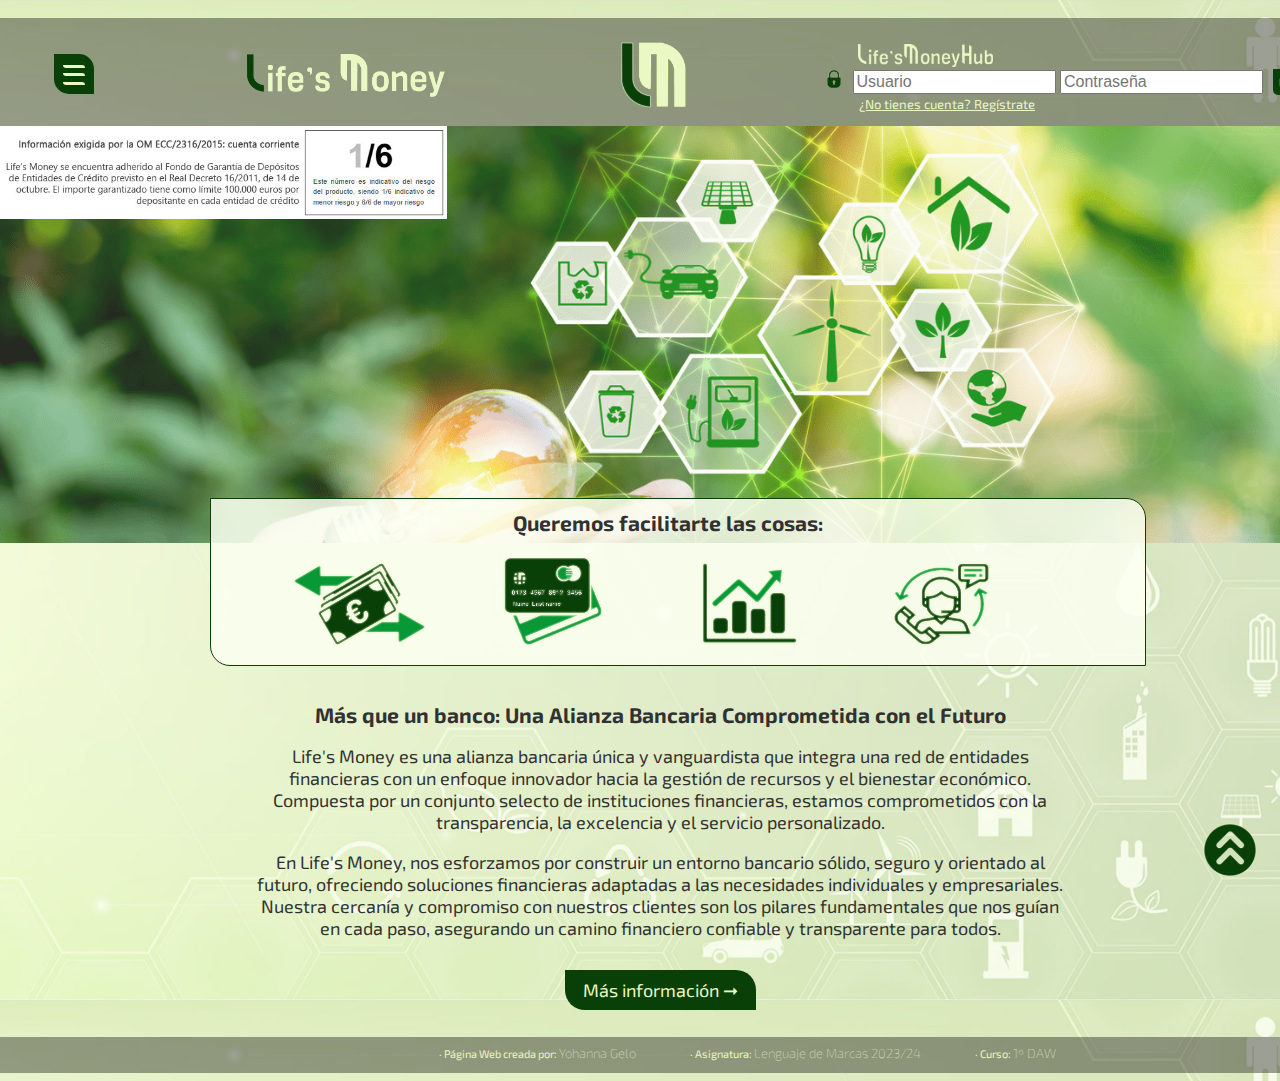
<file: index.html>
<!DOCTYPE HTML>
<html>
	<head>
		<meta charset="UTF-8">
		<title>Life's Money</title>
		<link rel="icon" type="image/jpg" href="img/favicon.png"/>
		<link type="text/css" href="css/estilo-index.css" rel="stylesheet">

				<!-- Enlaces para importar las fuentes -->
				<link rel="preconnect" href="https://fonts.googleapis.com">
				<link rel="preconnect" href="https://fonts.gstatic.com" crossorigin>
					

				<!-- Exo 2  - font-family: 'Exo 2', sans-serif; -->
				<link href="https://fonts.googleapis.com/css2?family=Exo+2:wght@400;700&display=swap" rel="stylesheet">
				<link href="https://fonts.googleapis.com/css2?family=Exo:wght@400;700&display=swap" rel="stylesheet">

				<!-- Lexend Tera  - font-family: 'Lexend Tera', sans-serif; -->
				<link href="https://fonts.googleapis.com/css2?family=Lexend+Tera&display=swap" rel="stylesheet">

				<!-- Viga  - font-family: 'Viga', sans-serif; -->
				<link href="https://fonts.googleapis.com/css2?family=Viga&display=swap" rel="stylesheet">


	</head>

    <body>

		<a name="inicio"></a>
		<div class="logo">

			<a href="index.html"><img src="img/Life'sMoney.png" class="imgNombre"></a>		
			<a href="index.html"><img src="img/logoLM.png" class="imgLogo"></a>
			

			<!-- Información del Cliente -->
			<img src="img/candado.png" class="candado">

			<table>
				<tr>
					<th colspan="2"><img src="img/LifesMoneyHub.png" class=""></th>
				</tr>
				<tr>
					<td><input class="caja" type="text" id="nombre" name="nombre" placeholder="Usuario" required></td>
					<td><input class="caja" type="password" id="password" name="movil" placeholder="Contraseña" required></td>	
				</tr>
				<tr>
					<td colspan="2" class="registro"><a href="">¿No tienes cuenta? Regístrate</a></td>
				</tr>
			</table>
			<input class="botonEntrar" type="submit" value="Entrar">
		</div>


		<img src="img/inicio2.png" class="inicio">
		<img src="img/riesgo.jpg" class="riesgo">

		<main>
			
			
			
			

			<!-- Menú desplegable -->
			<input type="checkbox" id="toggle">
			<label for="toggle" class="menu-icon">
				<span class="line"></span>
        		<span class="line"></span>
        		<span class="line"></span>
			</label>

			<nav id="menu">
				<ul>
					<li><a href="index.html">Inicio</a></li>
					<li>
						<a href="servicios.html">Servicios</a>
						<ul>
							<li><a href="envioDinero.html">Envío de dinero</a></li>
							<li><a href="tarjetas.html">Tarjetas</a></li>
							<li><a href="ingresosGastos.html">Ingresos y gastos</a></li>
							
						</ul>
					</li>
					<li>
						<a href="sobreNosotros.html">Sobre Nosotros</a>
						<ul>
							<li><a href="equipo.html">Nuestro equipo</a></li>
                            <li><a href="contacto.html">Contacto</a></li>
						</ul>
					</li>
					<li>
                        <a href="espacioPersonal.html">Espacio personal</a>
                    </li>
				</ul>
			</nav>

			<!-- Comienzo con la información de la página -->
			
			<div class="divIcon">
						<h3>Queremos facilitarte las cosas:</h3>
						<section class="cajaIcon">
							<a href="envioDinero.html"><img src="img/envio.png" class="icon"></a>
							<a href="tarjetas.html"><img src="img/tarjeta.png" class="icon"></a>
							<a href="ingresosGastos.html"><img src="img/diagrama.png" class="icon"></a>
							<a href="contacto.html"><img src="img/gestor.png" class="icon"></a>
						</section>
			</div>

			<section class="texto">
				<h3>Más que un banco: Una Alianza Bancaria Comprometida con el Futuro</h3>
				<p>Life's Money es una alianza bancaria única y vanguardista que integra una red de entidades financieras con un enfoque innovador hacia la gestión de recursos y el bienestar económico. Compuesta por un conjunto selecto de instituciones financieras, estamos comprometidos con la transparencia, la excelencia y el servicio personalizado.</p>
				<p>En Life's Money, nos esforzamos por construir un entorno bancario sólido, seguro y orientado al futuro, ofreciendo soluciones financieras adaptadas a las necesidades individuales y empresariales. Nuestra cercanía y compromiso con nuestros clientes son los pilares fundamentales que nos guían en cada paso, asegurando un camino financiero confiable y transparente para todos.</p>
				<br>
				<a href="sobreNosotros.html" class="botonInfo">Más información &#10142;</a>
			</section>

		</main>
		

		<a href="#inicio"><img src="img/flecha.png" class="up"></a>

		<footer>
			<div>
				<p>· Página Web creada por: <font>Yohanna Gelo</font> · Asignatura: <font>Lenguaje de Marcas 2023/24</font> · Curso: <font>1º DAW</font></p>
			</div>
		</footer>

    </body>

</html>
</file>
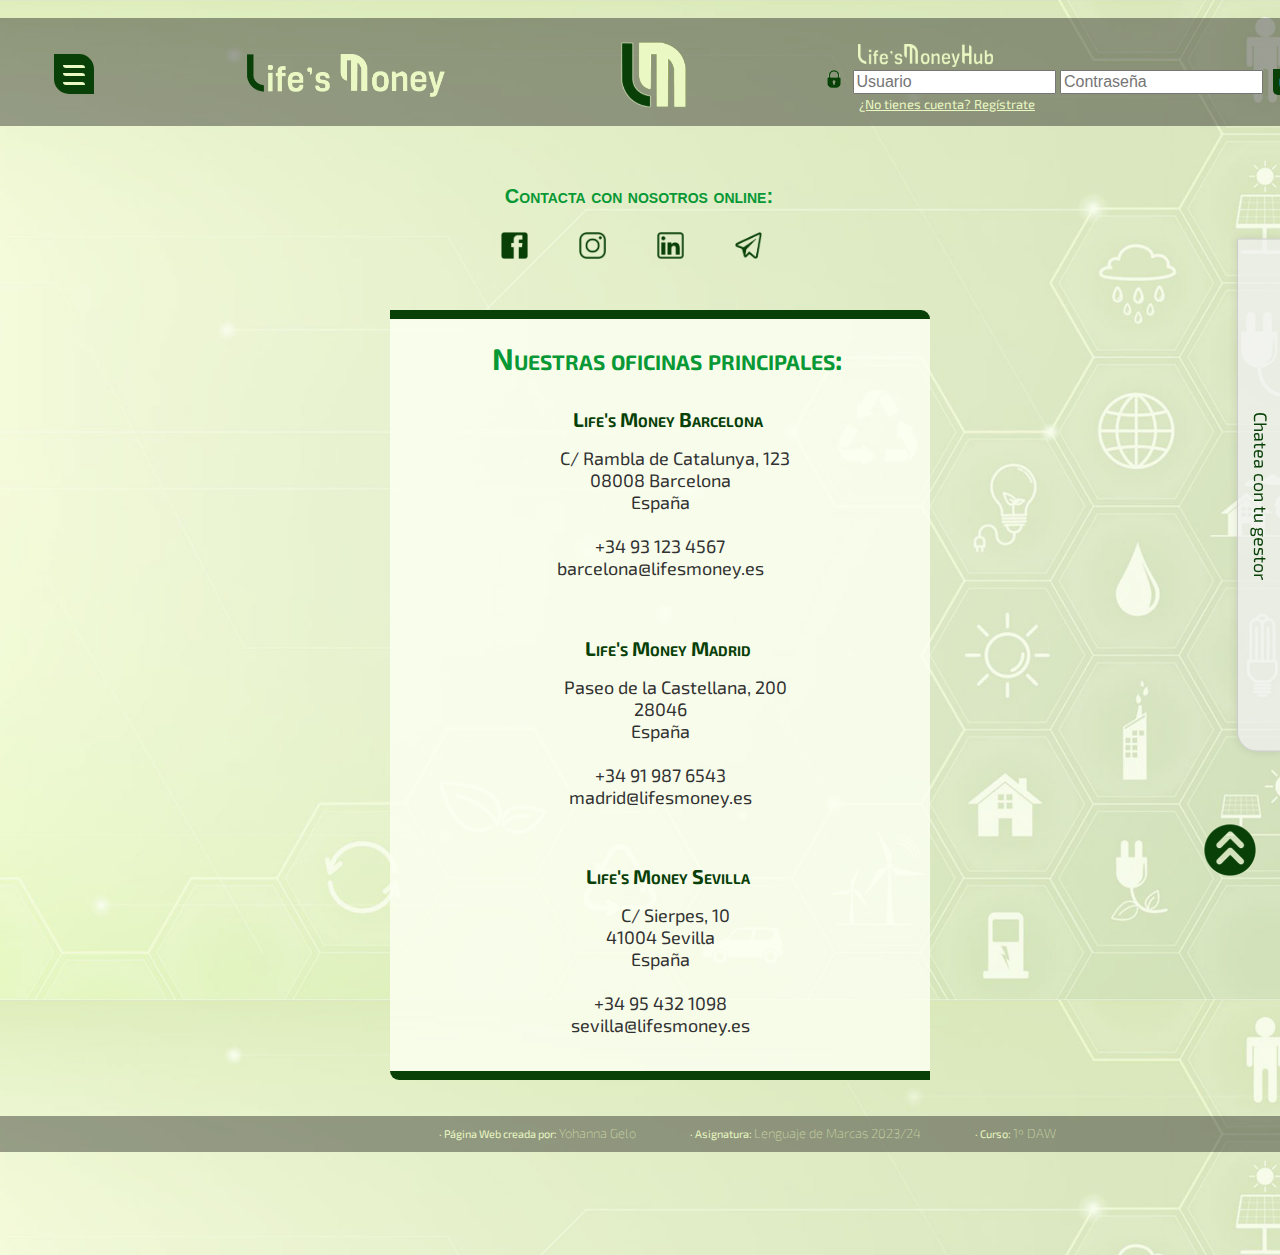
<file: contacto.html>
<!DOCTYPE HTML>
<html>
	<head>
		<meta charset="UTF-8">
		<title>Contacto - L'sM</title>
		<link rel="icon" type="image/jpg" href="img/favicon.png"/>
		<link type="text/css" href="css/estilo-sobreNosotros.css" rel="stylesheet">

		
				<!-- Enlaces para importar las fuentes -->
				<link rel="preconnect" href="https://fonts.googleapis.com">
				<link rel="preconnect" href="https://fonts.gstatic.com" crossorigin>
					

				<!-- Exo 2  - font-family: 'Exo 2', sans-serif; -->
				<link href="https://fonts.googleapis.com/css2?family=Exo+2:wght@400;700&display=swap" rel="stylesheet">
				<link href="https://fonts.googleapis.com/css2?family=Exo:wght@400;700&display=swap" rel="stylesheet">

				<!-- Lexend Tera  - font-family: 'Lexend Tera', sans-serif; -->
				<link href="https://fonts.googleapis.com/css2?family=Lexend+Tera&display=swap" rel="stylesheet">

				<!-- Viga  - font-family: 'Viga', sans-serif; -->
				<link href="https://fonts.googleapis.com/css2?family=Viga&display=swap" rel="stylesheet">

	</head>

    <body>
		

		<a name="inicio"></a>
		<div class="logo">

			<a href="index.html"><img src="img/Life'sMoney.png" class="imgNombre"></a>		
			<a href="index.html"><img src="img/logoLM.png" class="imgLogo"></a>
			
			

			<!-- Información del Cliente -->
			<img src="img/candado.png" class="candado">

			<table>
				<tr>
					<th colspan="2"><img src="img/LifesMoneyHub.png" class=""></th>
				</tr>
				<tr>
					<td><input class="caja" type="text" id="nombre" name="nombre" placeholder="Usuario" required></td>
					<td><input class="caja" type="password" id="password" name="movil" placeholder="Contraseña" required></td>	
				</tr>
				<tr>
					<td colspan="2" class="registro"><a href="">¿No tienes cuenta? Regístrate</a></td>
				</tr>
			</table>
			<input class="botonEntrar" type="submit" value="Entrar">
		</div>

		<main>
			

			<!-- Menú desplegable -->
			<input type="checkbox" id="toggle">
			<label for="toggle" class="menu-icon">
				<span class="line"></span>
        		<span class="line"></span>
        		<span class="line"></span>
			</label>

			<nav id="menu">
				<ul>
					<li><a href="index.html">Inicio</a></li>
					<li>
						<a href="servicios.html">Servicios</a>
						<ul>
							<li><a href="envioDinero.html">Envío de dinero</a></li>
							<li><a href="tarjetas.html">Tarjetas</a></li>
							<li><a href="ingresosGastos.html">Ingresos y gastos</a></li>
							
						</ul>
					</li>
					<li>
						<a href="sobreNosotros.html">Sobre Nosotros</a>
						<ul>
							<li><a href="equipo.html">Nuestro equipo</a></li>
                            <li><a href="contacto.html">Contacto</a></li>
						</ul>
					</li>
					<li>
                        <a href="espacioPersonal.html">Espacio personal</a>
                    </li>
				</ul>
			</nav>

			<!-- Comienzo con la información de la página -->

				<br><br><br>
				<div class="info" id="icon">
						<h3 class="redes">Contacta con nosotros online:</h3>
					
						<img src="img/facebook.png">
						<img src="img/instagram.png">
						<img src="img/linkedin.png">
						<img src="img/telegram.png">
					
				</div>

				<div class="dir">
					<div><h2 class="dir">Nuestras oficinas principales:</h2></div>
					<br><br><br>
					<h3>Life's Money Barcelona</h3>
					<p>C/ Rambla de Catalunya, 123<br>08008 Barcelona<br>España<br><br>+34 93 123 4567<br>barcelona@lifesmoney.es</p>
					<br>
					<h3>Life's Money Madrid</h3>
					<p>Paseo de la Castellana, 200<br>28046<br>España<br><br>+34 91 987 6543<br>madrid@lifesmoney.es</p>
					<br>
					<h3>Life's Money Sevilla</h3>
					<p>C/ Sierpes, 10<br>41004 Sevilla<br>España<br><br> +34 95 432 1098<br>sevilla@lifesmoney.es</p>
					<br>
					<div class="down"></div>
				</div>



		</main>

		<!-- CHAT -->

        <input type="checkbox" id="chat-toggle">
		<label for="chat-toggle" id="chat-button">Chatea con tu gestor</label>
		<div class="chat-container">
			<div class="chat-panel">
				<label for="chat-toggle" class="chat-tab">
					<div class="chat-icon"></div>
				</label>
                
				<div class="chat-content">
					<div class="dir">
                        <h2 class="dir-title">Contacta con tu gestor:</h2>
                        <h3 class="chatH3">Eliseo Villena</h3>
                        <br>
                        <p>☎ 755.123.654<br>✉ e_villena@lifesmoney.es<br></p>
						<h3 class="chatH3">Comienza a chatear en este momento:</h3>
                        <br>
						<p class="chatP">Por favor, introduce tu mensaje. Tu gestor te responderá lo antes posible.</p>
            			<br>
						<textarea placeholder="Escribe aquí..."></textarea>
						<br><br>
						<button>Enviar</button>
					</div>
				</div>
			</div>
		</div>

		<a href="#inicio"><img src="img/flecha.png" class="up"></a>

		<footer>
			<div>
				<p>· Página Web creada por: <font>Yohanna Gelo</font> · Asignatura: <font>Lenguaje de Marcas 2023/24</font> · Curso: <font>1º DAW</font></p>
			</div>
		</footer>


    </body>
</html>
</file>
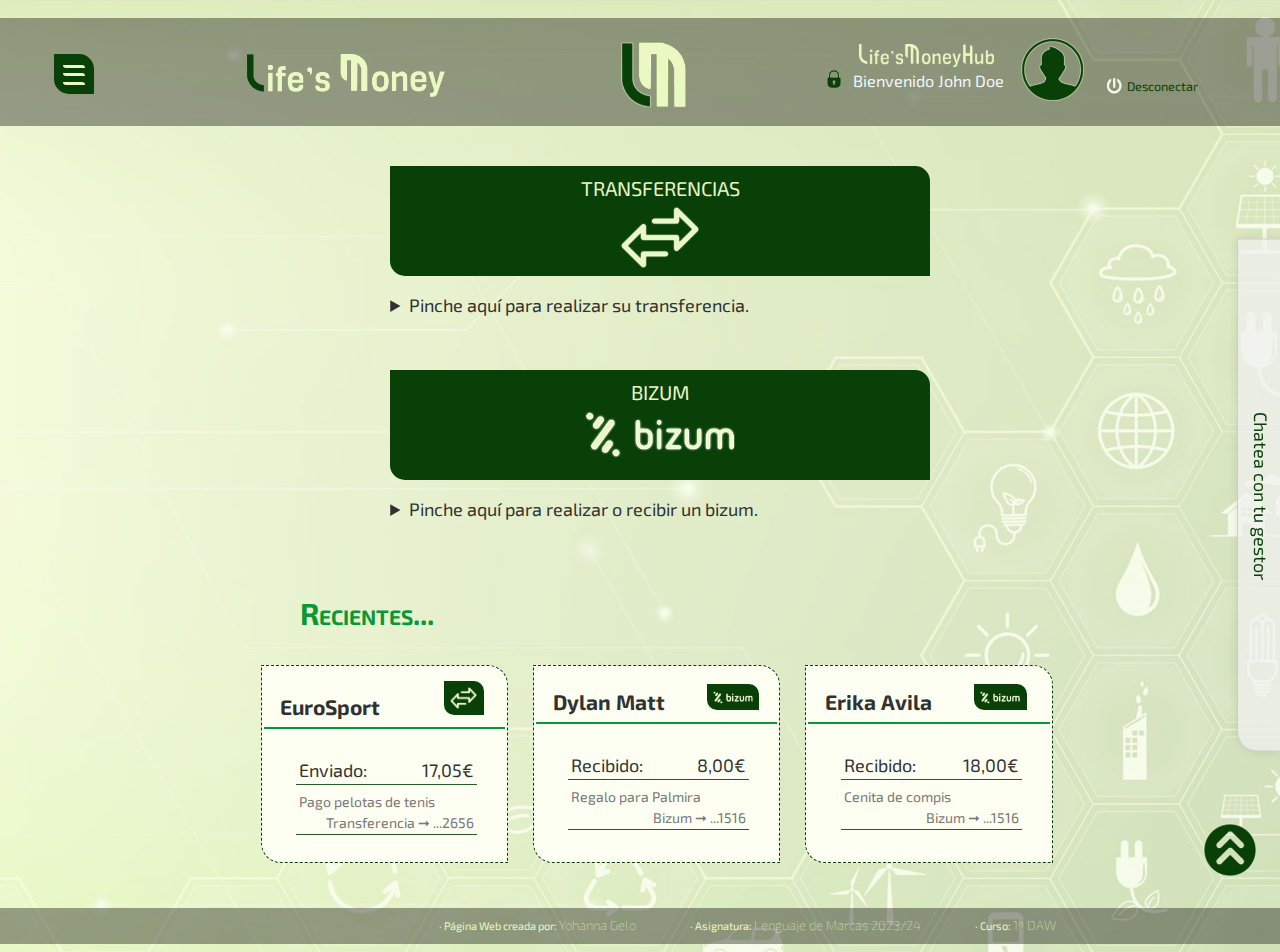
<file: envioDinero.html>
<!DOCTYPE HTML>
<html>
	<head>
		<meta charset="UTF-8">
		<title>Envío de dinero - L'sM</title>
		<link rel="icon" type="image/jpg" href="img/favicon.png"/>
		<link type="text/css" href="css/estilo-servicios-2.css" rel="stylesheet">
	
		
				<!-- Enlaces para importar las fuentes -->
				<link rel="preconnect" href="https://fonts.googleapis.com">
				<link rel="preconnect" href="https://fonts.gstatic.com" crossorigin>
					

				<!-- Exo 2  - font-family: 'Exo 2', sans-serif; -->
				<link href="https://fonts.googleapis.com/css2?family=Exo+2:wght@400;700&display=swap" rel="stylesheet">
				<link href="https://fonts.googleapis.com/css2?family=Exo:wght@400;700&display=swap" rel="stylesheet">

				<!-- Lexend Tera  - font-family: 'Lexend Tera', sans-serif; -->
				<link href="https://fonts.googleapis.com/css2?family=Lexend+Tera&display=swap" rel="stylesheet">

				<!-- Viga  - font-family: 'Viga', sans-serif; -->
				<link href="https://fonts.googleapis.com/css2?family=Viga&display=swap" rel="stylesheet">


	</head>

    <body>

		<a name="inicio"></a>
		<div class="logo">

			<a href="index.html"><img src="img/Life'sMoney.png" class="imgNombre"></a>		
			<a href="index.html"><img src="img/logoLM.png" class="imgLogo"></a>
			

			<!-- Información del Cliente -->
			<img src="img/candado.png" class="candado">
			<table>
				<tr>
					<th colspan="2"><img src="img/LifesMoneyHub.png" class=""></th>
				</tr>
				<tr>
					<td><font class="profile">Bienvenido John Doe</font></td>
				</tr>
				<tr>
					<td></td>
				</tr>
			</table>
			<a href="espacioPersonal.html"><img src="img/perfil.png" class="perfil"></a><a href="index.html"><img src="img/power.png" class="power"></a><font class="desconectar">Desconectar</font>
		</div>

		<main>

			<!-- Menú desplegable -->
			<input type="checkbox" id="toggle">
			<label for="toggle" class="menu-icon">
				<span class="line"></span>
        		<span class="line"></span>
        		<span class="line"></span>
			</label>

			<nav id="menu">
				<ul>
					<li><a href="index.html">Inicio</a></li>
					<li>
						<a href="servicios.html">Servicios</a>
						<ul>
							<li><a href="envioDinero.html">Envío de dinero</a></li>
							<li><a href="tarjetas.html">Tarjetas</a></li>
							<li><a href="ingresosGastos.html">Ingresos y gastos</a></li>
							
						</ul>
					</li>
					<li>
						<a href="sobreNosotros.html">Sobre Nosotros</a>
						<ul>
							<li><a href="equipo.html">Nuestro equipo</a></li>
                            <li><a href="contacto.html">Contacto</a></li>
						</ul>
					</li>
					<li>
                        <a href="espacioPersonal.html">Espacio personal</a>
                    </li>
				</ul>
			</nav>


			<!-- Comienzo con la información de la página -->


			<div class="boton">transferencias<br><img src="img/transf.png" class="icon"></div>

			<!--  Menú desplegable para envío -->
			<details>   
				<summary>Pinche aquí para realizar su transferencia.</summary>
				<!-- Transferencia -->
				<form>  
					<table>
						<tr>
							<th colspan="4">TRANFERENCIA BANCARÍA:</th>
						</tr>
						<tr>
							<td><label for="nombre"><p>Nombre destinatario:</p></label></td>
							<td><input type="text" id="name" name="nombre" required></td>
						</tr>
						<tr>
							<td><label for="cuenta"><p>Nº de cuenta / IBAN:</p></label></td>
							<td><input type="text" id="cuenta" name="cuenta" required></td>
						</tr>
						<tr>
							<td><label for="concepto"><p>Concepto:</p></label></td>
							<td><input type="text" id="concepto" name="concepto" required></td>
						</tr>
						<tr>
							<td><label for="importe"><p>Importe:</p></label></td>
							<td><input type="text" id="importe" name="importe" required></td>
						</tr>
						<tr>
							<td><label for="envio"><p>Tipo de envío:</p></label></td>
							<td><label><input class="select" type="radio" name="envio" value="1" />Inmediato - en este instante (+2 €)</label><br>
								<label><input class="select" type="radio" name="envio" value="2" />Ordinario - en 48 horas (0 €)</label></td>
						</tr>
					</table>

					
					<input class="botonEnviar" type="submit" value="Enviar">
					<input class="botonBorrar" type="reset" value="Borrar">
				</form>
				<br><br>
			</details>

			

			<div class="boton">bizum<br><img src="img/bizum.png" class="iconBizum"></div>


			<!--  Menú desplegable para envío -->
			<details>   
				<summary>Pinche aquí para realizar o recibir un bizum.</summary>
				<!-- Transferencia -->
				<form>
					<table>
						<tr>
							<th colspan="4">BIZUM:</th>
						</tr>
						<tr>
							<td><label for="envio"><p>Tipo de bizum:</p></label></td>
							<td><label><input class="select" type="radio" name="tipo" value="1" />Enviar dinero</label><br>
								<label><input class="select" type="radio" name="tipo" value="2" />Solicitar dinero</label><br>
								<label><input class="select" type="radio" name="tipo" value="3" />Donación</label></td>
						</tr>
						<tr>
							<td><label for="numero"><p>Número telefono:</p></label></td>
							<td><input type="text" id="numero" name="numero" required></td>
						</tr>
						<tr>
							<td><label for="conceptoBizum"><p>Concepto:</p></label></td>
							<td><input type="text" id="conceptoBizum" name="concepto" required></td>
						</tr>
						<tr>
							<td><label for="importeBizum"><p>Importe:</p></label></td>
							<td><input type="text" id="importeBizum" name="importe" required></td>
						</tr>
					</table>

					
					<input class="botonEnviar" type="submit" value="Enviar">
					<input class="botonBorrar" type="reset" value="Borrar">
				</form>
				<br><br>
			</details>


			<!-- últimos envíos -->
			<h2>Recientes...</h2>
			<section>
				<div class="contenedores">
					<h3>EuroSport<img src="img/transf.png" class="ultimo"></h3>
					<table class="cuentas">
						<tr>
							<td>Enviado:</td>
							<td class="precio">17,05€</td>
						</tr>
					</table>
					<table class="cuentas">
						<tr class="peque">
							<td>Pago pelotas de tenis</td>
						</tr>
						<tr class="peque">
							<td class="precio"> Transferencia &#10142; ...2656</td>
						</tr>
					</table>
				</div>

				<div class="contenedores">
					<h3>Dylan Matt<img src="img/bizum.png" class="biz"></h3>
					<table class="cuentas">
						<tr>
							<td>Recibido:</td>
							<td class="precio">8,00€</td>
						</tr>
					</table>
					<table class="cuentas">
						<tr class="peque">
							<td>Regalo para Palmira</td>
						</tr>
						<tr class="peque">
							<td class="precio"> Bizum &#10142; ...1516</td>
						</tr>
					</table>
				</div>

				<div class="contenedores">
					<h3>Erika Avila<img src="img/bizum.png" class="biz"></h3>
					<table class="cuentas">
						<tr>
							<td>Recibido: </td>
							<td class="precio">18,00€</td>
						</tr>
					</table>
					<table class="cuentas">
						<tr class="peque">
							<td>Cenita de compis</td>
						</tr>
						<tr class="peque">
							<td class="precio"> Bizum &#10142; ...1516</td>
						</tr>
					</table>
				</div>
			</section>



		</main>


		<!-- CHAT -->

        <input type="checkbox" id="chat-toggle">
		<label for="chat-toggle" id="chat-button">Chatea con tu gestor</label>
		<div class="chat-container">
			<div class="chat-panel">
				<label for="chat-toggle" class="chat-tab">
					<div class="chat-icon"></div>
				</label>
                
				<div class="chat-content">
					<div class="dir">
                        <h2 class="dir-title">Contacta con tu gestor:</h2>
                        <h3 class="chatH3">Eliseo Villena</h3>
                        <br>
                        <p>☎ 755.123.654<br>✉ e_villena@lifesmoney.es<br></p>
						<h3 class="chatH3">Comienza a chatear en este momento:</h3>
                        <br>
						<p class="chatP">Por favor, introduce tu mensaje. Tu gestor te responderá lo antes posible.</p>
            			<br>
						<textarea placeholder="Escribe aquí..."></textarea>
						<br><br>
						<button>Enviar</button>
					</div>
				</div>
			</div>
		</div>


		<a href="#inicio"><img src="img/flecha.png" class="up"></a>

		<footer>
			<div>
				<p>· Página Web creada por: <font>Yohanna Gelo</font> · Asignatura: <font>Lenguaje de Marcas 2023/24</font> · Curso: <font>1º DAW</font></p>
			</div>
		</footer>




    </body>

</html>
</file>
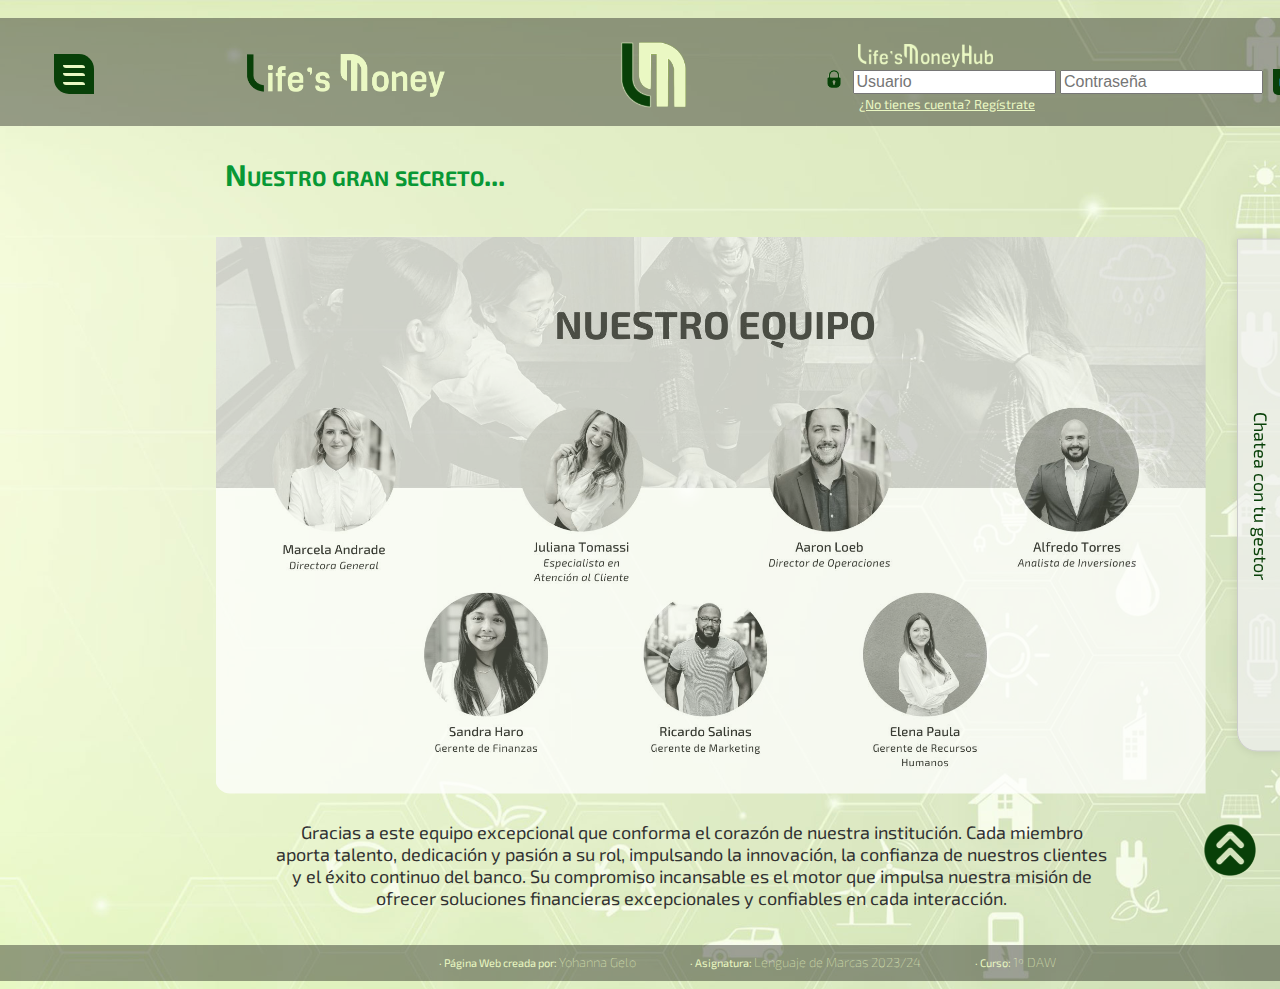
<file: equipo.html>
<!DOCTYPE HTML>
<html>
	<head>
		<meta charset="UTF-8">
		<title>Nuestro Equipo</title>
		<link rel="icon" type="image/jpg" href="img/favicon.png"/>
		<link type="text/css" href="css/estilo-sobreNosotros.css" rel="stylesheet">

				<!-- Enlaces para importar las fuentes -->
				<link rel="preconnect" href="https://fonts.googleapis.com">
				<link rel="preconnect" href="https://fonts.gstatic.com" crossorigin>
					

				<!-- Exo 2  - font-family: 'Exo 2', sans-serif; -->
				<link href="https://fonts.googleapis.com/css2?family=Exo+2:wght@400;700&display=swap" rel="stylesheet">
				<link href="https://fonts.googleapis.com/css2?family=Exo:wght@400;700&display=swap" rel="stylesheet">

				<!-- Lexend Tera  - font-family: 'Lexend Tera', sans-serif; -->
				<link href="https://fonts.googleapis.com/css2?family=Lexend+Tera&display=swap" rel="stylesheet">

				<!-- Viga  - font-family: 'Viga', sans-serif; -->
				<link href="https://fonts.googleapis.com/css2?family=Viga&display=swap" rel="stylesheet">


	</head>

    <body>

		<a name="inicio"></a>
		<div class="logo">

			<a href="index.html"><img src="img/Life'sMoney.png" class="imgNombre"></a>		
			<a href="index.html"><img src="img/logoLM.png" class="imgLogo"></a>
			

			<!-- Información del Cliente -->
			<img src="img/candado.png" class="candado">

			<table>
				<tr>
					<th colspan="2"><img src="img/LifesMoneyHub.png" class=""></th>
				</tr>
				<tr>
					<td><input class="caja" type="text" id="nombre" name="nombre" placeholder="Usuario" required></td>
					<td><input class="caja" type="password" id="password" name="movil" placeholder="Contraseña" required></td>	
				</tr>
				<tr>
					<td colspan="2" class="registro"><a href="">¿No tienes cuenta? Regístrate</a></td>
				</tr>
			</table>
			<input class="botonEntrar" type="submit" value="Entrar">
		</div>

		<main>
			
			
			
			

			<!-- Menú desplegable -->
			<input type="checkbox" id="toggle">
			<label for="toggle" class="menu-icon">
				<span class="line"></span>
        		<span class="line"></span>
        		<span class="line"></span>
			</label>

			<nav id="menu">
				<ul>
					<li><a href="index.html">Inicio</a></li>
					<li>
						<a href="servicios.html">Servicios</a>
						<ul>
							<li><a href="envioDinero.html">Envío de dinero</a></li>
							<li><a href="tarjetas.html">Tarjetas</a></li>
							<li><a href="ingresosGastos.html">Ingresos y gastos</a></li>
							
						</ul>
					</li>
					<li>
						<a href="sobreNosotros.html">Sobre Nosotros</a>
						<ul>
							<li><a href="equipo.html">Nuestro equipo</a></li>
                            <li><a href="contacto.html">Contacto</a></li>
						</ul>
					</li>
					<li>
                        <a href="espacioPersonal.html">Espacio personal</a>
                    </li>
				</ul>
			</nav>



            <!-- Comienzo con la información de la página -->


            <h2>Nuestro gran secreto...</h2>
            <img src="img/equipo.jpg" class="equipo">

            <p id="pEquipo">Gracias a este equipo excepcional que conforma el corazón de nuestra institución. Cada miembro aporta talento, dedicación y pasión a su rol, impulsando la innovación, la confianza de nuestros clientes y el éxito continuo del banco. Su compromiso incansable es el motor que impulsa nuestra misión de ofrecer soluciones financieras excepcionales y confiables en cada interacción.</p>
		</main>


        <!-- CHAT -->

        <input type="checkbox" id="chat-toggle">
		<label for="chat-toggle" id="chat-button">Chatea con tu gestor</label>
		<div class="chat-container">
			<div class="chat-panel">
				<label for="chat-toggle" class="chat-tab">
					<div class="chat-icon"></div>
				</label>
                
				<div class="chat-content">
					<div class="dir">
                        <h2 class="dir-title">Contacta con tu gestor:</h2>
                        <h3 class="chatH3">Eliseo Villena</h3>
                        <br>
                        <p>☎ 755.123.654<br>✉ e_villena@lifesmoney.es<br></p>
						<h3 class="chatH3">Comienza a chatear en este momento:</h3>
                        <br>
						<p class="chatP">Por favor, introduce tu mensaje. Tu gestor te responderá lo antes posible.</p>
            			<br>
						<textarea placeholder="Escribe aquí..."></textarea>
						<br><br>
						<button>Enviar</button>
					</div>
				</div>
			</div>
		</div>


            <a href="#inicio"><img src="img/flecha.png" class="up"></a>

		<footer>
			<div>
				<p>· Página Web creada por: <font>Yohanna Gelo</font> · Asignatura: <font>Lenguaje de Marcas 2023/24</font> · Curso: <font>1º DAW</font></p>
			</div>
		</footer>

    </body>

</html>
</file>
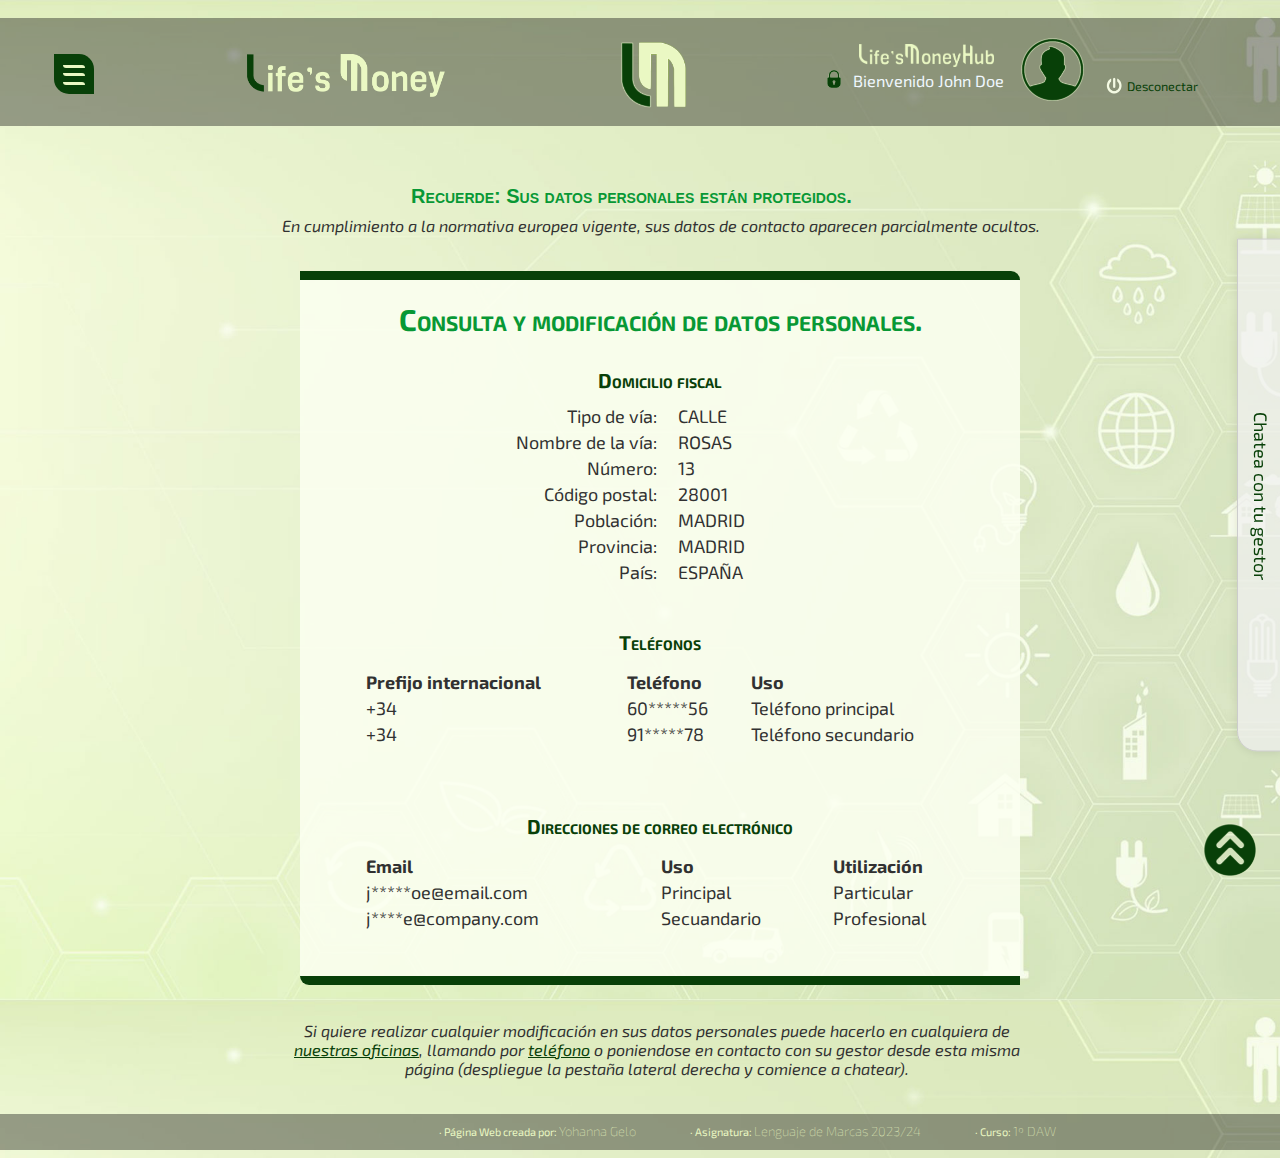
<file: espacioPersonal.html>
<!DOCTYPE HTML>
<html>
	<head>
		<meta charset="UTF-8">
		<title>Espacio personal - L'sM</title>
		<link rel="icon" type="image/jpg" href="img/favicon.png"/>
		<link type="text/css" href="css/estilo-personal.css" rel="stylesheet">

		
		<!-- Enlaces para importar las fuentes -->
		<link rel="preconnect" href="https://fonts.googleapis.com">
		<link rel="preconnect" href="https://fonts.gstatic.com" crossorigin>
			

		<!-- Exo 2  - font-family: 'Exo 2', sans-serif; -->
		<link href="https://fonts.googleapis.com/css2?family=Exo+2:wght@400;700&display=swap" rel="stylesheet">
		<link href="https://fonts.googleapis.com/css2?family=Exo:wght@400;700&display=swap" rel="stylesheet">

		<!-- Lexend Tera  - font-family: 'Lexend Tera', sans-serif; -->
		<link href="https://fonts.googleapis.com/css2?family=Lexend+Tera&display=swap" rel="stylesheet">

		<!-- Viga  - font-family: 'Viga', sans-serif; -->
		<link href="https://fonts.googleapis.com/css2?family=Viga&display=swap" rel="stylesheet">

</head>

<body>


	<a name="inicio"></a>
	<div class="logo">

		<a href="index.html"><img src="img/Life'sMoney.png" class="imgNombre"></a>		
		<a href="index.html"><img src="img/logoLM.png" class="imgLogo"></a>
	
	

		<!-- Información del Cliente -->
		<img src="img/candado.png" class="candado">
			<table>
				<tr>
					<th colspan="2"><img src="img/LifesMoneyHub.png" class=""></th>
				</tr>
				<tr>
					<td><font class="profile">Bienvenido John Doe</font></td>
				</tr>
				<tr>
					<td></td>
				</tr>
			</table>
		<a href="espacioPersonal.html"><img src="img/perfil.png" class="perfil"></a><a href="index.html"><img src="img/power.png" class="power"></a><font class="desconectar">Desconectar</font>
	</div>

	<main>
		

		<!-- Menú desplegable -->
		<input type="checkbox" id="toggle">
		<label for="toggle" class="menu-icon">
			<span class="line"></span>
			<span class="line"></span>
			<span class="line"></span>
		</label>

		<nav id="menu">
			<ul>
				<li><a href="index.html">Inicio</a></li>
				<li>
					<a href="servicios.html">Servicios</a>
					<ul>
						<li><a href="envioDinero.html">Envío de dinero</a></li>
						<li><a href="tarjetas.html">Tarjetas</a></li>
						<li><a href="ingresosGastos.html">Ingresos y gastos</a></li>
						
					</ul>
				</li>
				<li>
					<a href="sobreNosotros.html">Sobre Nosotros</a>
					<ul>
						<li><a href="equipo.html">Nuestro equipo</a></li>
						<li><a href="contacto.html">Contacto</a></li>
					</ul>
				</li>
				<li>
					<a href="espacioPersonal.html">Espacio personal</a>
				</li>
			</ul>
		</nav>

		<!-- Comienzo con la información de la página -->

			<br><br><br>
			<div class="info">
					<h3 class="advertencia">Recuerde: Sus datos personales están protegidos.</h3>
					<p class="adver">En cumplimiento a la normativa europea vigente, sus datos de contacto aparecen parcialmente ocultos.</p>
				
			</div>

			<div class="dir">
				<div><h2>Consulta y modificación de datos personales.</h2></div>
				<br><br><br>
				<h3>Domicilio fiscal</h3>
				<br>
				<table class="estrecha">
					<tr>
						<td>Tipo de vía:</td>
						<td class="datos">CALLE</td>
					</tr>
					<tr>
						<td>Nombre de la vía:</td>
						<td class="datos">ROSAS</td>
					</tr>
					<tr>
						<td>Número:</td>
						<td class="datos">13</td>
					</tr>
					<tr>
						<td>Código postal:</td>
						<td class="datos">28001</td>
					</tr>
					<tr>
						<td>Población:</td>
						<td class="datos">MADRID</td>
					</tr>
					<tr>
						<td>Provincia:</td>
						<td class="datos">MADRID</td>
					</tr>
					<tr>
						<td>País:</td>
						<td class="datos">ESPAÑA</td>
					</tr>
				</table>
				<br>
				<h3>Teléfonos</h3>
				<table class="normal">
					<tr>
						<th>Prefijo internacional</th>
						<th>Teléfono</th>
						<th>Uso</th>
					</tr>
					<tr>
						<td>+34</td>
						<td>60*****56</td>
						<td>Teléfono principal</td>
					</tr>
					<tr>
						<td>+34</td>
						<td>91*****78</td>
						<td>Teléfono secundario</td>
					</tr>
				</table>
				<br><br>
				<h3>Direcciones de correo electrónico</h3>
				<table class="normal">
					<tr>
						<th>Email</th>
						<th>Uso</th>
						<th>Utilización</th>
					</tr>
					<tr>
						<td>j*****oe@email.com</td>
						<td>Principal</td>
						<td>Particular</td>
					</tr>
					<tr>
						<td> j****e@company.com</td>
						<td>Secuandario</td>
						<td>Profesional</td>
					</tr>
				</table>
				<br>
				<br>
				<div class="down"></div>
			</div>

			<p class="adver" id="adverPie">Si quiere realizar cualquier modificación en sus datos personales puede hacerlo en cualquiera de <a href="contacto.html">nuestras oficinas</a>, llamando por <a href="contacto.html">teléfono</a> o poniendose en contacto con su gestor desde esta misma página (despliegue la pestaña lateral derecha y comience a chatear).</p>
				



	</main>

	<!-- CHAT -->

	<input type="checkbox" id="chat-toggle">
	<label for="chat-toggle" id="chat-button">Chatea con tu gestor</label>
	<div class="chat-container">
		<div class="chat-panel">
			<label for="chat-toggle" class="chat-tab">
				<div class="chat-icon"></div>
			</label>
			
			<div class="chat-content">
				<div class="dir">
					<h2 class="dir-title">Contacta con tu gestor:</h2>
					<h3 class="chatH3">Eliseo Villena</h3>
					<br>
					<p>☎ 755.123.654<br>✉ e_villena@lifesmoney.es<br></p>
					<h3 class="chatH3">Comienza a chatear en este momento:</h3>
					<br>
					<p class="chatP">Por favor, introduce tu mensaje. Tu gestor te responderá lo antes posible.</p>
					<br>
					<textarea placeholder="Escribe aquí..."></textarea>
					<br><br>
					<button>Enviar</button>
				</div>
			</div>
		</div>
	</div>

	<a href="#inicio"><img src="img/flecha.png" class="up"></a>

	<footer>
		<div>
			<p>· Página Web creada por: <font>Yohanna Gelo</font> · Asignatura: <font>Lenguaje de Marcas 2023/24</font> · Curso: <font>1º DAW</font></p>
		</div>
	</footer>


</body>
</html>
</file>
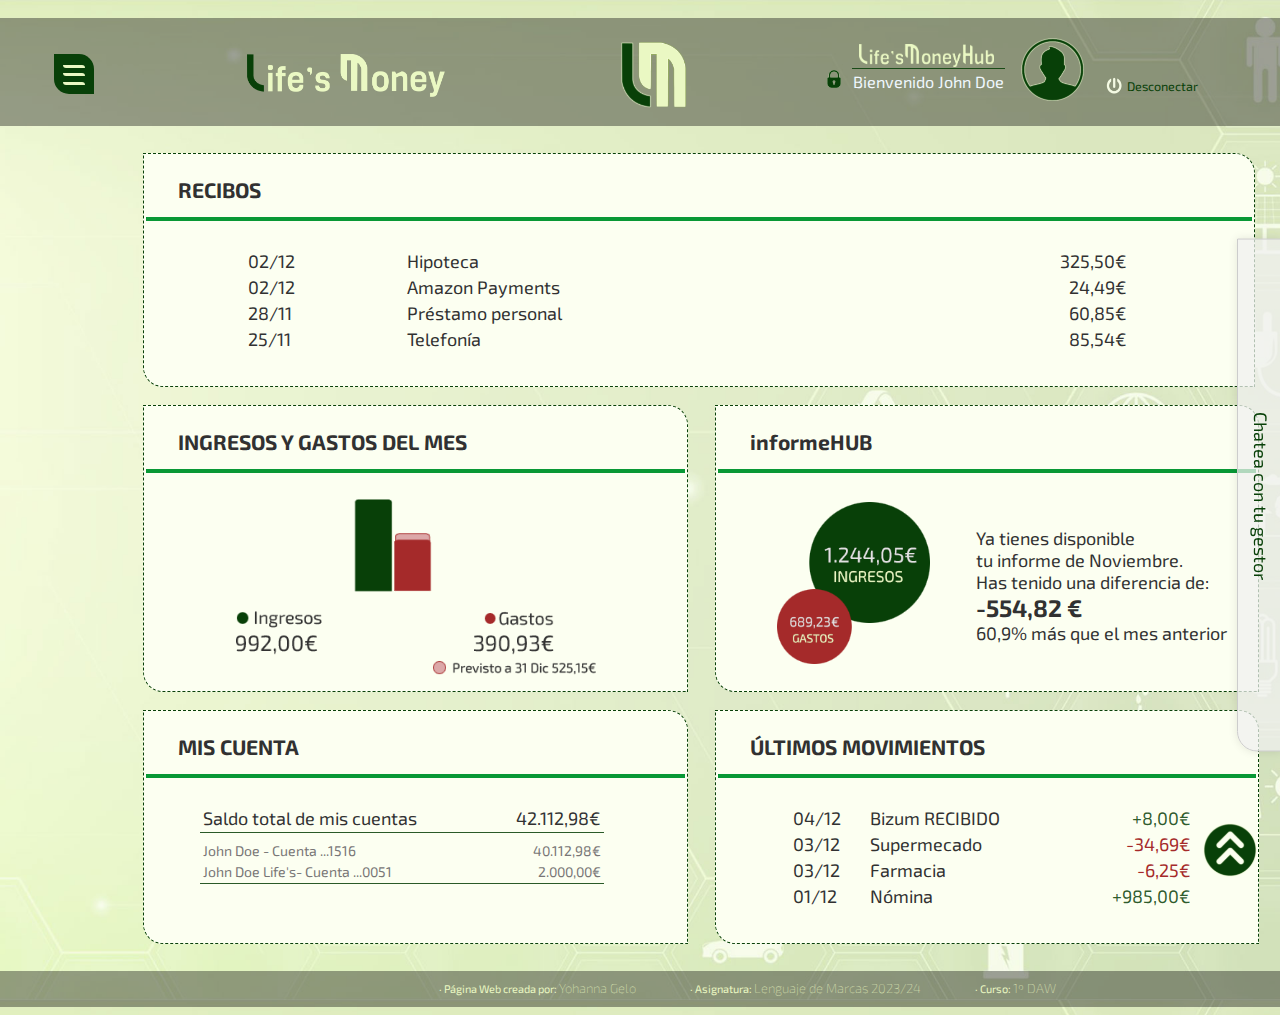
<file: ingresosGastos.html>
<!DOCTYPE HTML>
<html>
	<head>
		<meta charset="UTF-8">
		<title>Ingresos y Gastos - L'sM</title>
		<link rel="icon" type="image/jpg" href="img/favicon.png"/>
		<link type="text/css" href="css/estilo-ingresosGastos.css" rel="stylesheet">
	
		
				<!-- Enlaces para importar las fuentes -->
				<link rel="preconnect" href="https://fonts.googleapis.com">
				<link rel="preconnect" href="https://fonts.gstatic.com" crossorigin>
					

				<!-- Exo 2  - font-family: 'Exo 2', sans-serif; -->
				<link href="https://fonts.googleapis.com/css2?family=Exo+2:wght@400;700&display=swap" rel="stylesheet">
				<link href="https://fonts.googleapis.com/css2?family=Exo:wght@400;700&display=swap" rel="stylesheet">

				<!-- Lexend Tera  - font-family: 'Lexend Tera', sans-serif; -->
				<link href="https://fonts.googleapis.com/css2?family=Lexend+Tera&display=swap" rel="stylesheet">

				<!-- Viga  - font-family: 'Viga', sans-serif; -->
				<link href="https://fonts.googleapis.com/css2?family=Viga&display=swap" rel="stylesheet">


	</head>

    <body>

		<a name="inicio"></a>
		<div class="logo">

			<a href="index.html"><img src="img/Life'sMoney.png" class="imgNombre"></a>		
			<a href="index.html"><img src="img/logoLM.png" class="imgLogo"></a>
			

			<!-- Información del Cliente -->
			<img src="img/candado.png" class="candado">
			<table>
				<tr>
					<th colspan="2"><img src="img/LifesMoneyHub.png" class=""></th>
				</tr>
				<tr>
					<td><font class="profile">Bienvenido John Doe</font></td>
				</tr>
				<tr>
					<td></td>
				</tr>
			</table>
			<a href="espacioPersonal.html"><img src="img/perfil.png" class="perfil"></a><a href="index.html"><img src="img/power.png" class="power"></a><font class="desconectar">Desconectar</font>
		</div>

		<main>

			<!-- Menú desplegable -->
			<input type="checkbox" id="toggle">
			<label for="toggle" class="menu-icon">
				<span class="line"></span>
        		<span class="line"></span>
        		<span class="line"></span>
			</label>

			<nav id="menu">
				<ul>
					<li><a href="index.html">Inicio</a></li>
					<li>
						<a href="servicios.html">Servicios</a>
						<ul>
							<li><a href="envioDinero.html">Envío de dinero</a></li>
							<li><a href="tarjetas.html">Tarjetas</a></li>
							<li><a href="ingresosGastos.html">Ingresos y gastos</a></li>
							
						</ul>
					</li>
					<li>
						<a href="sobreNosotros.html">Sobre Nosotros</a>
						<ul>
							<li><a href="equipo.html">Nuestro equipo</a></li>
                            <li><a href="contacto.html">Contacto</a></li>
						</ul>
					</li>
					<li>
                        <a href="espacioPersonal.html">Espacio personal</a>
                    </li>
				</ul>
			</nav>

			<!-- Comienzo con la información de la página -->

			<section>
				<div class="contenedores" id="primerContenedor">
					<h3>RECIBOS</h3>
					<table class="recibos">
						<tr>
							<td>02/12</td>
							<td>Hipoteca</td>
							<td class="precio">325,50€</td>
						</tr>
						<tr>
							<td>02/12</td>
							<td>Amazon Payments</td>
							<td class="precio">24,49€</td>
						</tr>
						<tr>
							<td>28/11</td>
							<td>Préstamo personal</td>
							<td class="precio">60,85€</td>
						</tr>
						<tr>
							<td>25/11</td>
							<td>Telefonía</td>
							<td class="precio">85,54€</td>
						</tr>
					</table>	
				</div>

				<div class="contenedores">
					<h3>INGRESOS Y GASTOS DEL MES</h3>
					<img src="img/ingresosGastos.png" class="ingresos">
				</div>
				
				<div class="contenedores">
					<h3>informeHUB</h3>
					<table>
						<tr>
							<td><img src="img/informeHUB.png" class="informe"></td>
							<td><font >Ya tienes disponible<br>tu informe de Noviembre.<br>Has tenido una diferencia de:<br></font>
								<font class="inf">-554,82 €</font><br>
								<font>60,9% más que el mes anterior</font></td>
						</tr>
					</table>
				</div>

				<div class="contenedores">
					<h3>MIS CUENTA</h3>
					<table class="cuentas">
						<tr>
							<td>Saldo total de mis cuentas</td>
							<td class="precio">42.112,98€</td>
						</tr>
					</table>
					<table class="cuentas">
						<tr class="peque">
							<td>John Doe - Cuenta ...1516</td>
							<td class="precio">40.112,98€</td>
						</tr>
						<tr class="peque">
							<td>John Doe Life's- Cuenta ...0051</td>
							<td class="precio">2.000,00€</td>
						</tr>
					</table>

				</div>
				
				<div class="contenedores">
					<h3>ÚLTIMOS MOVIMIENTOS</h3>
					<table class="movimientos">
						<tr>
							<td>04/12</td>
							<td>Bizum RECIBIDO</td>
							<td style="color: #084008dc" class="precio">+8,00€</td>
						</tr>
						<tr>
							<td>03/12</td>
							<td>Supermecado</td>
							<td style="color:brown" class="precio">-34,69€</td>
						</tr>
						<tr>
							<td>03/12</td>
							<td>Farmacia</td>
							<td style="color:brown" class="precio">-6,25€</td>
						</tr>
						<tr>
							<td>01/12</td>
							<td>Nómina</td>
							<td style="color: #084008dc" class="precio">+985,00€</td>
						</tr>
					</table>	
				</div>
			</section>
		</main>


		<!-- CHAT -->

        <input type="checkbox" id="chat-toggle">
		<label for="chat-toggle" id="chat-button">Chatea con tu gestor</label>
		<div class="chat-container">
			<div class="chat-panel">
				<label for="chat-toggle" class="chat-tab">
					<div class="chat-icon"></div>
				</label>
                
				<div class="chat-content">
					<div class="dir">
                        <h2 class="dir-title">Contacta con tu gestor:</h2>
                        <h3 class="chatH3">Eliseo Villena</h3>
                        <br>
                        <p>☎ 755.123.654<br>✉ e_villena@lifesmoney.es<br></p>
						<h3 class="chatH3">Comienza a chatear en este momento:</h3>
                        <br>
						<p class="chatP">Por favor, introduce tu mensaje. Tu gestor te responderá lo antes posible.</p>
            			<br>
						<textarea placeholder="Escribe aquí..."></textarea>
						<br><br>
						<button>Enviar</button>
					</div>
				</div>
			</div>
		</div>


		<a href="#inicio"><img src="img/flecha.png" class="up"></a>

		<footer>
			<div>
				<p>· Página Web creada por: <font>Yohanna Gelo</font> · Asignatura: <font>Lenguaje de Marcas 2023/24</font> · Curso: <font>1º DAW</font></p>
			</div>
		</footer>


    </body>

</html>
</file>
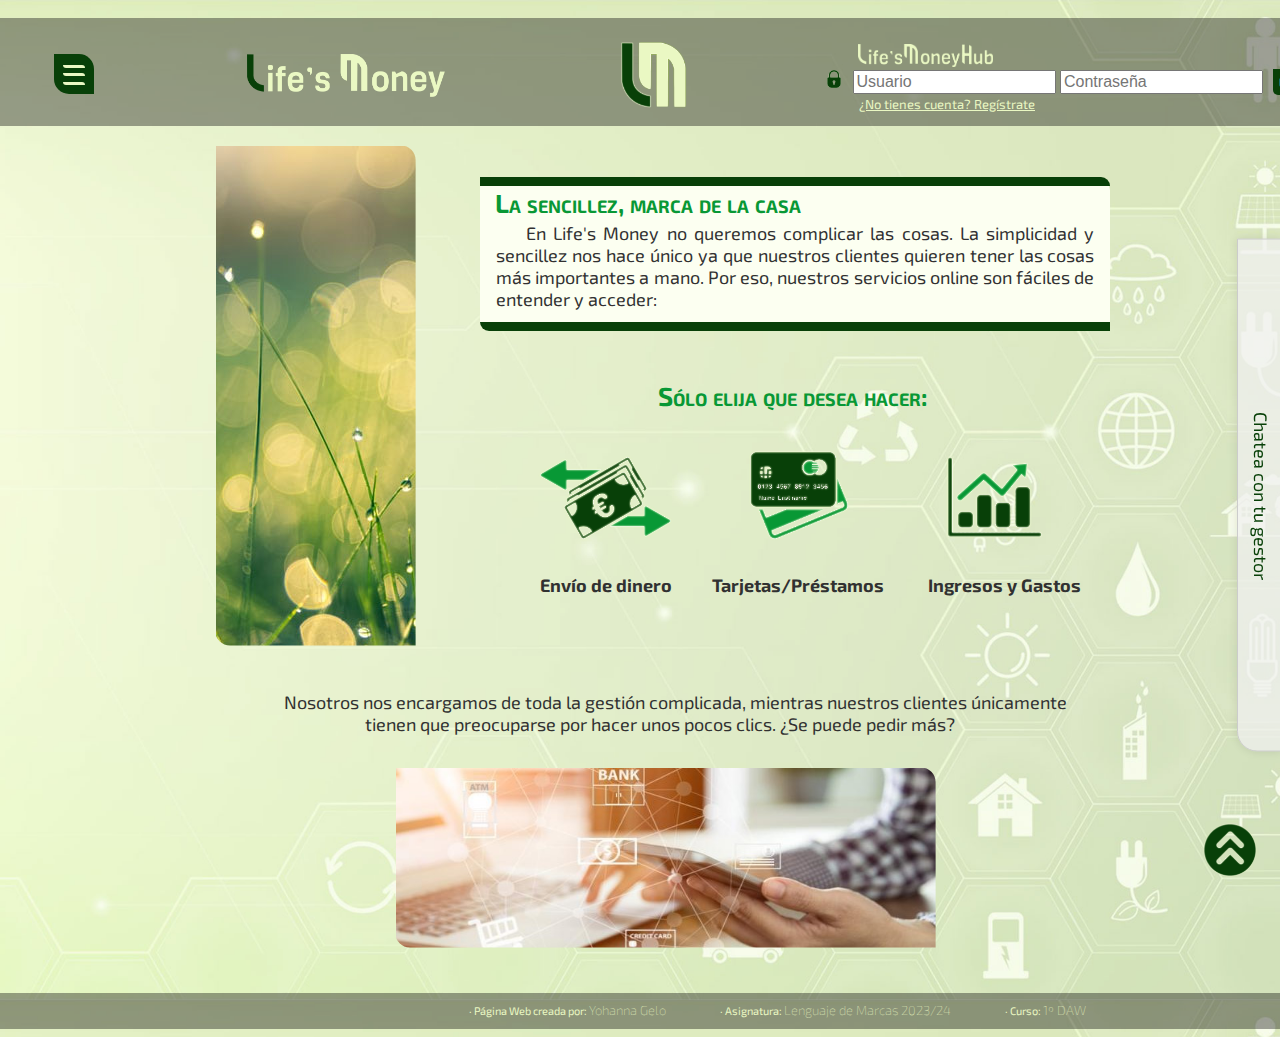
<file: servicios.html>
<!DOCTYPE HTML>
<html>
	<head>
		<meta charset="UTF-8">
		<title>Servicios - L'sM</title>
		<link rel="icon" type="image/jpg" href="img/favicon.png"/>
		<link type="text/css" href="css/estilo-servicios.css" rel="stylesheet">
		

				<!-- Enlaces para importar las fuentes -->
				<link rel="preconnect" href="https://fonts.googleapis.com">
				<link rel="preconnect" href="https://fonts.gstatic.com" crossorigin>
					

				<!-- Exo 2  - font-family: 'Exo 2', sans-serif; -->
				<link href="https://fonts.googleapis.com/css2?family=Exo+2:wght@400;700&display=swap" rel="stylesheet">
				<link href="https://fonts.googleapis.com/css2?family=Exo:wght@400;700&display=swap" rel="stylesheet">

				<!-- Lexend Tera  - font-family: 'Lexend Tera', sans-serif; -->
				<link href="https://fonts.googleapis.com/css2?family=Lexend+Tera&display=swap" rel="stylesheet">

				<!-- Viga  - font-family: 'Viga', sans-serif; -->
				<link href="https://fonts.googleapis.com/css2?family=Viga&display=swap" rel="stylesheet">

	</head>

    <body>

		<a name="inicio"></a>
		<div class="logo">

			<a href="index.html"><img src="img/Life'sMoney.png" class="imgNombre"></a>		
			<a href="index.html"><img src="img/logoLM.png" class="imgLogo"></a>
			
			

			<!-- Información del Cliente -->
			<img src="img/candado.png" class="candado">

			<table>
				<tr>
					<th colspan="2"><img src="img/LifesMoneyHub.png" class=""></th>
				</tr>
				<tr>
					<td><input class="caja" type="text" id="nombre" name="nombre" placeholder="Usuario" required></td>
					<td><input class="caja" type="password" id="password" name="movil" placeholder="Contraseña" required></td>	
				</tr>
				<tr>
					<td colspan="2" class="registro"><a href="">¿No tienes cuenta? Regístrate</a></td>
				</tr>
			</table>
			<input class="botonEntrar" type="submit" value="Entrar">
		</div>

		<main>

			<!-- Menú desplegable -->
			<input type="checkbox" id="toggle">
			<label for="toggle" class="menu-icon">
				<span class="line"></span>
        		<span class="line"></span>
        		<span class="line"></span>
			</label>

			<nav id="menu">
				<ul>
					<li><a href="index.html">Inicio</a></li>
					<li>
						<a href="servicios.html">Servicios</a>
						<ul>
							<li><a href="envioDinero.html">Envío de dinero</a></li>
							<li><a href="tarjetas.html">Tarjetas</a></li>
							<li><a href="ingresosGastos.html">Ingresos y gastos</a></li>
							
						</ul>
					</li>
					<li>
						<a href="sobreNosotros.html">Sobre Nosotros</a>
						<ul>
							<li><a href="equipo.html">Nuestro equipo</a></li>
                            <li><a href="contacto.html">Contacto</a></li>
						</ul>
					</li>
					<li>
                        <a href="espacioPersonal.html">Espacio personal</a>
                    </li>
				</ul>
			</nav>
		


		<!-- Comienzo con la información de la página -->

			<img src="img/adornoServicios.jpg" class="adorno">
			<div class="der">
				<div class="upLine"><h2>La sencillez, marca de la casa</h2></div>
				<p>En Life's Money no queremos complicar las cosas. La simplicidad y sencillez nos hace único ya que nuestros clientes quieren tener las cosas más importantes a mano. Por eso, nuestros servicios online son fáciles de entender y acceder:</p>
				<div class="down"></div>
			</div>
	
			<div class="divIcon">
				<h3>Sólo elija que desea hacer:</h3>
				<section class="cajaIcon">
					<a href="envioDinero.html"><img src="img/envio.png" class="icon"></a>
					<a href="tarjetas.html"><img src="img/tarjeta.png" class="icon"></a>
					<a href="ingresosGastos.html"><img src="img/diagrama.png" class="icon"></a>
					<h4>&nbsp;&nbsp;Envío de dinero &nbsp;&nbsp; &nbsp; &nbsp; &nbsp; Tarjetas/Préstamos &nbsp; &nbsp; &nbsp; &nbsp; &nbsp; Ingresos y Gastos</h4>	
				</section>
					
	</div>
	
	<p class="centro">Nosotros nos encargamos de toda la gestión complicada, mientras nuestros clientes únicamente tienen que preocuparse por hacer unos pocos clics. ¿Se puede pedir más?</p>
	<img src="img/serviciosPie.jpg" class="pie">		

	</main>	



		<!-- CHAT -->

        <input type="checkbox" id="chat-toggle">
		<label for="chat-toggle" id="chat-button">Chatea con tu gestor</label>
		<div class="chat-container">
			<div class="chat-panel">
				<label for="chat-toggle" class="chat-tab">
					<div class="chat-icon"></div>
				</label>
                
				<div class="chat-content">
					<div class="dir">
                        <h2 class="dir-title">Contacta con tu gestor:</h2>
                        <h3 class="chatH3">Eliseo Villena</h3>
                        
                        <p>☎ 755.123.654<br>✉ e_villena@lifesmoney.es<br></p>
						<h3 class="chatH3">Comienza a chatear en este momento:</h3>
                        <br>
						<p class="chatP">Por favor, introduce tu mensaje. Tu gestor te responderá lo antes posible.</p>
            			<br>
						<textarea placeholder="Escribe aquí..."></textarea>
						<br><br>
						<button>Enviar</button>
					</div>
				</div>
			</div>
		</div>


		<a href="#inicio"><img src="img/flecha.png" class="up"></a>

		<footer>
			<div>
				<p>· Página Web creada por: <font>Yohanna Gelo</font> · Asignatura: <font>Lenguaje de Marcas 2023/24</font> · Curso: <font>1º DAW</font></p>
			</div>
		</footer>

    </body>

</html>
</file>
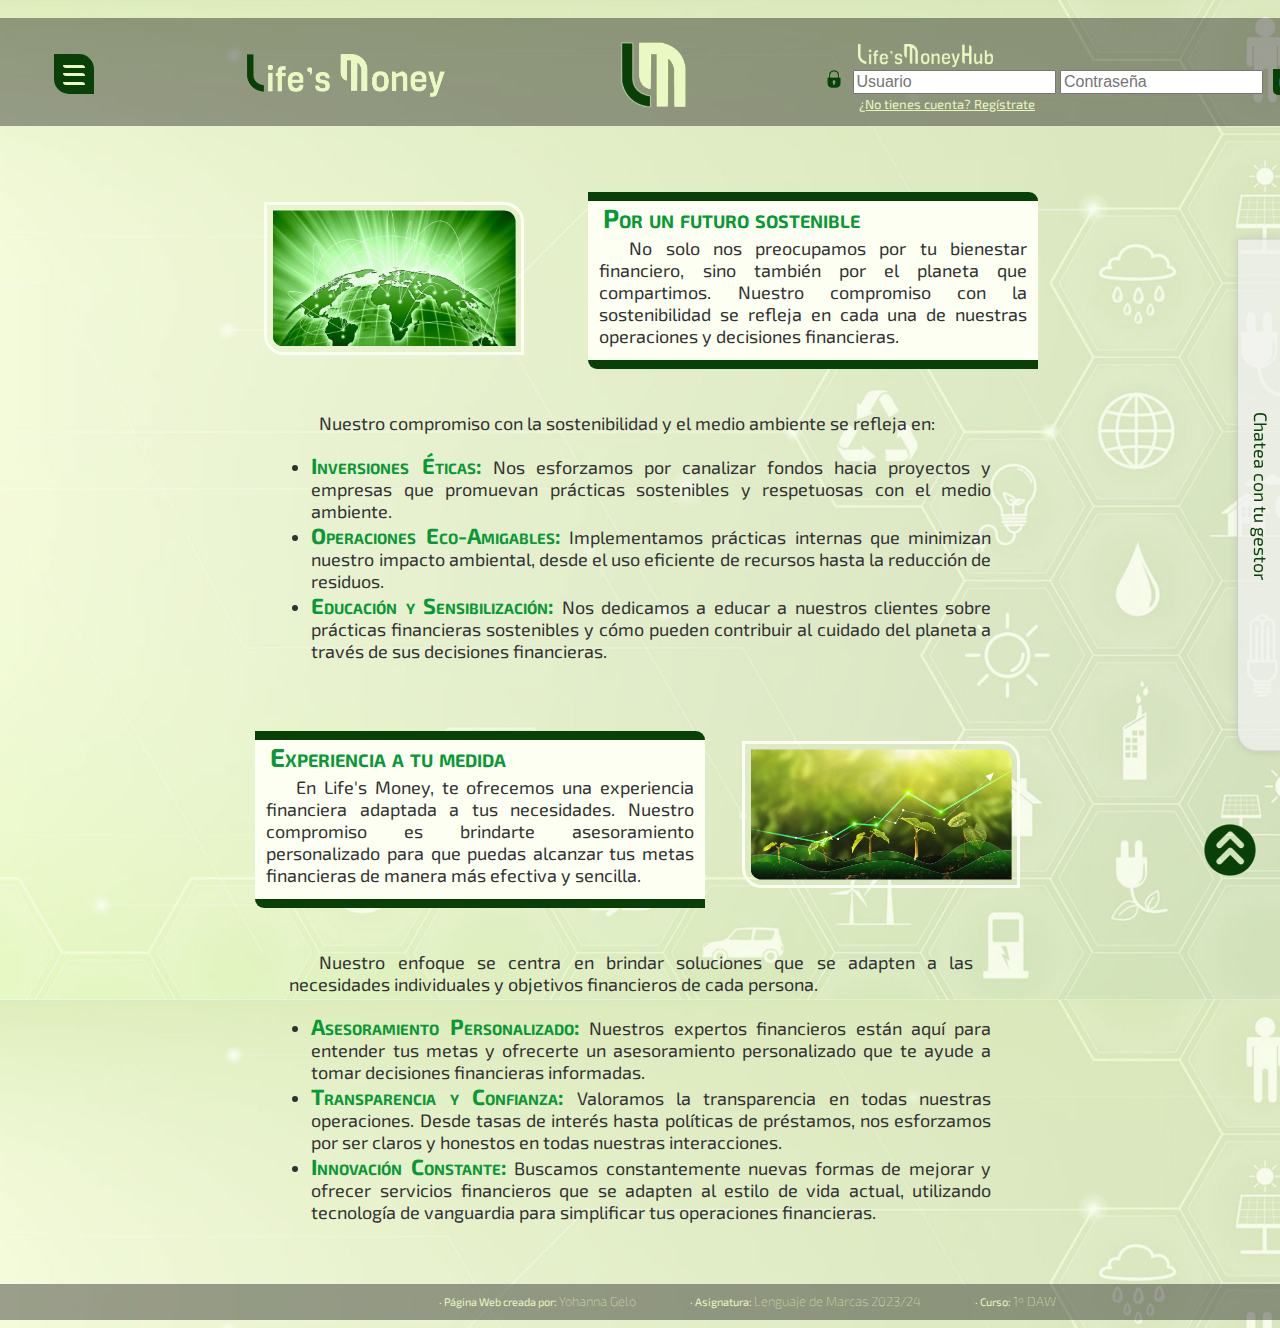
<file: sobreNosotros.html>
<!DOCTYPE HTML>
<html>
	<head>
		<meta charset="UTF-8">
		<title>Sobre nosotros - L'sM</title>
		<link rel="icon" type="image/jpg" href="img/favicon.png"/>
		<link type="text/css" href="css/estilo-sobreNosotros.css" rel="stylesheet">


				<!-- Enlaces para importar las fuentes -->
				<link rel="preconnect" href="https://fonts.googleapis.com">
				<link rel="preconnect" href="https://fonts.gstatic.com" crossorigin>
					

				<!-- Exo 2  - font-family: 'Exo 2', sans-serif; -->
				<link href="https://fonts.googleapis.com/css2?family=Exo+2:wght@400;700&display=swap" rel="stylesheet">
				<link href="https://fonts.googleapis.com/css2?family=Exo:wght@400;700&display=swap" rel="stylesheet">

				<!-- Lexend Tera  - font-family: 'Lexend Tera', sans-serif; -->
				<link href="https://fonts.googleapis.com/css2?family=Lexend+Tera&display=swap" rel="stylesheet">

				<!-- Viga  - font-family: 'Viga', sans-serif; -->
				<link href="https://fonts.googleapis.com/css2?family=Viga&display=swap" rel="stylesheet">

	</head>

    <body>

		<a name="inicio"></a>
		<div class="logo">

			<a href="index.html"><img src="img/Life'sMoney.png" class="imgNombre"></a>		
			<a href="index.html"><img src="img/logoLM.png" class="imgLogo"></a>
			

			<!-- Información del Cliente -->
			<img src="img/candado.png" class="candado">

			<table>
				<tr>
					<th colspan="2"><img src="img/LifesMoneyHub.png" class=""></th>
				</tr>
				<tr>
					<td><input class="caja" type="text" id="nombre" name="nombre" placeholder="Usuario" required></td>
					<td><input class="caja" type="password" id="password" name="movil" placeholder="Contraseña" required></td>	
				</tr>
				<tr>
					<td colspan="2" class="registro"><a href="">¿No tienes cuenta? Regístrate</a></td>
				</tr>
			</table>
			<input class="botonEntrar" type="submit" value="Entrar">
		</div>

		<main>
			

			<!-- Menú desplegable -->
			<input type="checkbox" id="toggle">
			<label for="toggle" class="menu-icon">
				<span class="line"></span>
        		<span class="line"></span>
        		<span class="line"></span>
			</label>

			<nav id="menu">
				<ul>
					<li><a href="index.html">Inicio</a></li>
					<li>
						<a href="servicios.html">Servicios</a>
						<ul>
							<li><a href="envioDinero.html">Envío de dinero</a></li>
							<li><a href="tarjetas.html">Tarjetas</a></li>
							<li><a href="ingresosGastos.html">Ingresos y gastos</a></li>
							
						</ul>
					</li>
					<li>
						<a href="sobreNosotros.html">Sobre Nosotros</a>
						<ul>
							<li><a href="equipo.html">Nuestro equipo</a></li>
                            <li><a href="contacto.html">Contacto</a></li>
						</ul>
					</li>
					<li>
                        <a href="espacioPersonal.html">Espacio personal</a>
                    </li>
				</ul>
			</nav>

			<!-- Comienzo con la información de la página -->

				<br>

				<img src="img/futuro.jpg" class="izq">
				<div class="der">
					<div><h2>Por un futuro sostenible</h2></div>
					<p>No solo nos preocupamos por tu bienestar financiero, sino también por el planeta que compartimos. Nuestro compromiso con la sostenibilidad se refleja en cada una de nuestras operaciones y decisiones financieras.</p>
					<div class="down"></div>
				</div>

				<div class="info">
					<p>Nuestro compromiso con la sostenibilidad y el medio ambiente se refleja en:</p>
					<ul>
						<li><b><font style="color: #089835; font-variant: small-caps; font-size: 22px;">Inversiones Éticas:</font></b> Nos esforzamos por canalizar fondos hacia proyectos y empresas que promuevan prácticas sostenibles y respetuosas con el medio ambiente.</li>
						<li><b><font style="color: #089835; font-variant: small-caps; font-size: 22px;">Operaciones Eco-Amigables:</font></b> Implementamos prácticas internas que minimizan nuestro impacto ambiental, desde el uso eficiente de recursos hasta la reducción de residuos.</li>
						<li><b><font style="color: #089835; font-variant: small-caps; font-size: 22px;">Educación y Sensibilización:</font></b> Nos dedicamos a educar a nuestros clientes sobre prácticas financieras sostenibles y cómo pueden contribuir al cuidado del planeta a través de sus decisiones financieras.</li>
					</ul>
				</div>

				<img src="img/aTuMedida.webp" class="der">
				<div class="izq">
					<div><h2>Experiencia a tu medida</h2></div>
					<p>En Life's Money, te ofrecemos una experiencia financiera adaptada a tus necesidades. Nuestro compromiso es brindarte asesoramiento personalizado para que puedas alcanzar tus metas financieras de manera más efectiva y sencilla.</p>
					<div class="down"></div>
				</div>

				<div class="info">
					<p>Nuestro enfoque se centra en brindar soluciones que se adapten a las necesidades individuales y objetivos financieros de cada persona.</p>
					<ul>
						<li><b><font style="color: #089835; font-variant: small-caps; font-size: 22px;">Asesoramiento Personalizado:</font></b> Nuestros expertos financieros están aquí para entender tus metas y ofrecerte un asesoramiento personalizado que te ayude a tomar decisiones financieras informadas.</li>
						<li><b><font style="color: #089835; font-variant: small-caps; font-size: 22px;">Transparencia y Confianza:</font></b> Valoramos la transparencia en todas nuestras operaciones. Desde tasas de interés hasta políticas de préstamos, nos esforzamos por ser claros y honestos en todas nuestras interacciones.</li>
						<li><b><font style="color: #089835; font-variant: small-caps; font-size: 22px;">Innovación Constante:</font></b> Buscamos constantemente nuevas formas de mejorar y ofrecer servicios financieros que se adapten al estilo de vida actual, utilizando tecnología de vanguardia para simplificar tus operaciones financieras.</li>
					</ul>
				</div>
				





		</main>



		<!-- CHAT -->

        <input type="checkbox" id="chat-toggle">
		<label for="chat-toggle" id="chat-button">Chatea con tu gestor</label>
		<div class="chat-container">
			<div class="chat-panel">
				<label for="chat-toggle" class="chat-tab">
					<div class="chat-icon"></div>
				</label>
                
				<div class="chat-content">
					<div class="dir">
                        <h2 class="dir-title">Contacta con tu gestor:</h2>
                        <h3 class="chatH3">Eliseo Villena</h3>
                        <br>
                        <p>☎ 755.123.654<br>✉ e_villena@lifesmoney.es<br></p>
						<h3 class="chatH3">Comienza a chatear en este momento:</h3>
                        <br>
						<p class="chatP">Por favor, introduce tu mensaje. Tu gestor te responderá lo antes posible.</p>
            			<br>
						<textarea placeholder="Escribe aquí..."></textarea>
						<br><br>
						<button>Enviar</button>
					</div>
				</div>
			</div>
		</div>


		<a href="#inicio"><img src="img/flecha.png" class="up"></a>

		<footer>
			<div>
				<p>· Página Web creada por: <font>Yohanna Gelo</font> · Asignatura: <font>Lenguaje de Marcas 2023/24</font> · Curso: <font>1º DAW</font></p>
			</div>
		</footer>


    </body>

</html>
</file>
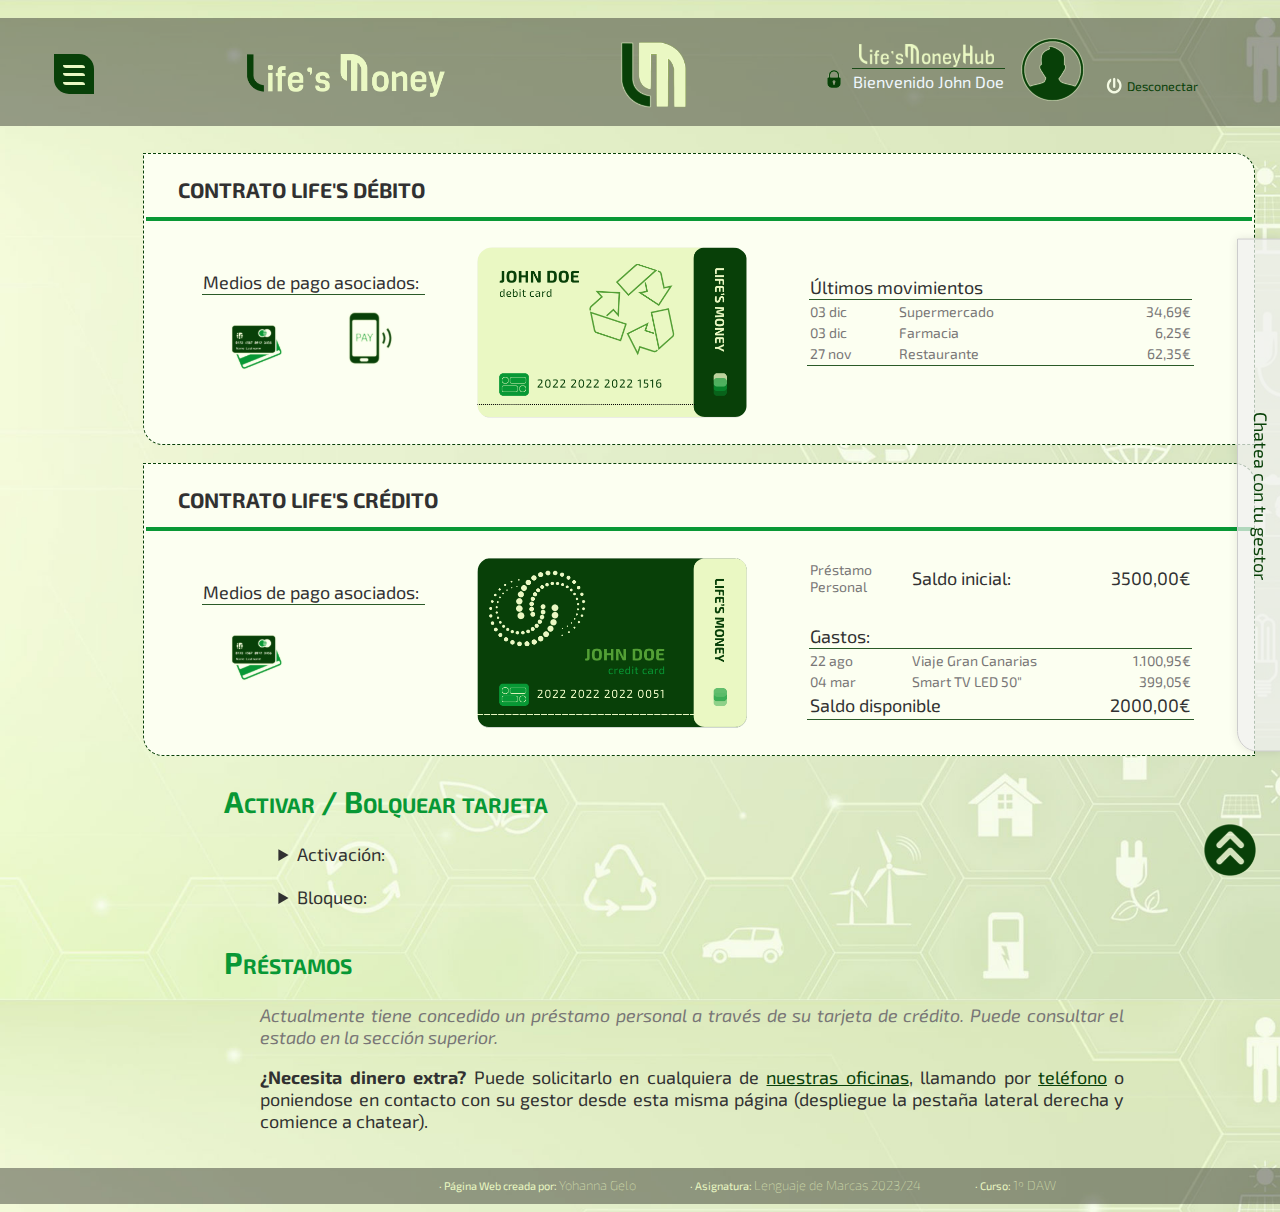
<file: tarjetas.html>
<!DOCTYPE HTML>
<html>
	<head>
		<meta charset="UTF-8">
		<title>Tarjetas - L'sM</title>
		<link rel="icon" type="image/jpg" href="img/favicon.png"/>
		<link type="text/css" href="css/estilo-ingresosGastos.css" rel="stylesheet">
	
		
				<!-- Enlaces para importar las fuentes -->
				<link rel="preconnect" href="https://fonts.googleapis.com">
				<link rel="preconnect" href="https://fonts.gstatic.com" crossorigin>
					

				<!-- Exo 2  - font-family: 'Exo 2', sans-serif; -->
				<link href="https://fonts.googleapis.com/css2?family=Exo+2:wght@400;700&display=swap" rel="stylesheet">
				<link href="https://fonts.googleapis.com/css2?family=Exo:wght@400;700&display=swap" rel="stylesheet">

				<!-- Lexend Tera  - font-family: 'Lexend Tera', sans-serif; -->
				<link href="https://fonts.googleapis.com/css2?family=Lexend+Tera&display=swap" rel="stylesheet">

				<!-- Viga  - font-family: 'Viga', sans-serif; -->
				<link href="https://fonts.googleapis.com/css2?family=Viga&display=swap" rel="stylesheet">


	</head>

    <body>

		<a name="inicio"></a>
		<div class="logo">

			<a href="index.html"><img src="img/Life'sMoney.png" class="imgNombre"></a>		
			<a href="index.html"><img src="img/logoLM.png" class="imgLogo"></a>
			

			<!-- Información del Cliente -->
			<img src="img/candado.png" class="candado">
			<table>
				<tr>
					<th colspan="2"><img src="img/LifesMoneyHub.png" class=""></th>
				</tr>
				<tr>
					<td><font class="profile">Bienvenido John Doe</font></td>
				</tr>
				<tr>
					<td></td>
				</tr>
			</table>
			<a href="espacioPersonal.html"><img src="img/perfil.png" class="perfil"></a><a href="index.html"><img src="img/power.png" class="power"></a><font class="desconectar">Desconectar</font>
		</div>

		<main>

			<!-- Menú desplegable -->
			<input type="checkbox" id="toggle">
			<label for="toggle" class="menu-icon">
				<span class="line"></span>
        		<span class="line"></span>
        		<span class="line"></span>
			</label>

			<nav id="menu">
				<ul>
					<li><a href="index.html">Inicio</a></li>
					<li>
						<a href="servicios.html">Servicios</a>
						<ul>
							<li><a href="envioDinero.html">Envío de dinero</a></li>
							<li><a href="tarjetas.html">Tarjetas</a></li>
							<li><a href="ingresosGastos.html">Ingresos y gastos</a></li>
							
						</ul>
					</li>
					<li>
						<a href="sobreNosotros.html">Sobre Nosotros</a>
						<ul>
							<li><a href="equipo.html">Nuestro equipo</a></li>
                            <li><a href="contacto.html">Contacto</a></li>
						</ul>
					</li>
					<li>
                        <a href="espacioPersonal.html">Espacio personal</a>
                    </li>
				</ul>
			</nav>

			<!-- Comienzo con la información de la página -->

			<section>
				<div class="contenedores" id="primerContenedor">
					<h3>CONTRATO LIFE'S DÉBITO</h3>
					<div class="contenido">
						<table class="tipoPagos">
							<tr>
								<th  colspan="3">Medios de pago asociados:</th>
							</tr>
							<tr>
								<td><img src="img/tarjeta.png" class="iconPagoCard"></td>
								<td><img src="img/pagoMovil.png" class="iconPagoMovil"></td>
							</tr>
						</table>
						<img src="img/TarjetaDebito.png" class="tarjDebito">
						<table class="ultMovTarj">
							<tr>
								<th colspan="3">Últimos movimientos</th>
							</tr>
							<tr class="peque">
								<td>03 dic</td>
								<td>Supermercado</td>
								<td class="precio">34,69€</td>
							</tr>
							<tr class="peque">
								<td>03 dic</td>
								<td>Farmacia</td>
								<td class="precio">6,25€</td>
							</tr>
							<tr class="peque">
								<td>27 nov</td>
								<td>Restaurante</td>
								<td class="precio">62,35€</td>
							</tr>
						</table>
					</div>
				</div>

				<div class="contenedores" id="segundoContenedor">
					<h3>CONTRATO LIFE'S CRÉDITO</h3>
					<div class="contenido">
						<table class="tipoPagos">
							<tr>
								<th>Medios de pago asociados:</th>
							</tr>
							<tr>
								<td><img src="img/tarjeta.png" class="iconPagoCard"></td>
							</tr>
						</table>
						<img src="img/TarjetaCredito.png" class="tarjDebito">
						
						<table class="ultMovTarj">
							<tr>
								<td class="peque">Préstamo Personal</td>
								<td>Saldo inicial:</td>
								<td class="precio">3500,00€</td>
							</tr>
							<tr>
								<th colspan="3">Gastos:</th>
							</tr>
							<tr class="peque">
								<td>22 ago</td>
								<td>Viaje Gran Canarias</td>
								<td class="precio">1.100,95€</td>
							</tr>
							<tr class="peque">
								<td>04 mar</td>
								<td>Smart TV LED 50" </td>
								<td class="precio">399,05€</td>
							</tr>
							<tr>
								<td colspan="2">Saldo disponible</td>
								<td class="precio">2000,00€</td>
							</tr>
						</table>
					</div>
				</div>

				
			</section>
		


		<!--  Menú desplegable para activar tarjeta -->
		
		<h4>Activar / Bolquear tarjeta</h4>
		<details>  
			<summary>Activación:</summary>
			<!-- ACTIVACIÓN -->
			<form>
				<table>
					<tr>
						<th colspan="4"></th>
					</tr>
					<tr>
						<td><label for="numero"><p>Número de la tarjeta:</p></label></td>
						<td><input type="text" id="numero" name="numero" required></td>
					</tr>
					<tr>
						<td><label for="fechaCad"><p>Fecha Caducidad:</p></label></td>
						<td><input type="text" id="fechaCad" name="fechaCad" required></td>
					</tr>
				</table>
				<input class="botonEnviar" type="submit" value="Enviar">
				<input class="botonBorrar" type="reset" value="Borrar">
			</form>
			<br><br>
		</details>

		<details>  
			<summary>Bloqueo:</summary>
			<!-- BLOQUEO -->
			<form>
				<table>
					<tr>
						<th colspan="4"></th>
					</tr>
					<tr>
						<td><label for="tipoBloqueo"><p>Tipo de bloqueo:</p></label></td>
						<td><label><input class="select" type="radio" name="tipo" value="1" />Bloqueo Temporal (puede desbloquearse más adelante)</label><br>
							<label><input class="select" type="radio" name="tipo" value="2" />Bloqueo Total (la tarjeta queda cancelada)</label><br></td>
					</tr>
					<tr>
						<td><label for="numero"><p>Número de la tarjeta:</p></label></td>
						<td><input type="text" id="numeroTarj" name="numero" required></td>
					</tr>
					<tr>
						<td><label for="fechaCad"><p>Fecha Caducidad:</p></label></td>
						<td><input type="text" id="fechaCadTarj" name="fechaCad" required></td>
					</tr>
				</table>
				<input class="botonEnviar" type="submit" value="Enviar">
				<input class="botonBorrar" type="reset" value="Borrar">
			</form>
			<br><br>
		</details>


	<!--  Préstamos -->
		
	<h4>Préstamos</h4>
	<p class="pPrestamo" id="gris">Actualmente tiene concedido un préstamo personal a través de su tarjeta de crédito. Puede consultar el estado en la sección superior.</p>
	<p class="pPrestamo"><b>¿Necesita dinero extra?</b> Puede solicitarlo en cualquiera de <a href="contacto.html">nuestras oficinas</a>, llamando por <a href="contacto.html">teléfono</a> o poniendose en contacto con su gestor desde esta misma página (despliegue la pestaña lateral derecha y comience a chatear).</p>

</main>


		<!-- CHAT -->

        <input type="checkbox" id="chat-toggle">
		<label for="chat-toggle" id="chat-button">Chatea con tu gestor</label>
		<div class="chat-container">
			<div class="chat-panel">
				<label for="chat-toggle" class="chat-tab">
					<div class="chat-icon"></div>
				</label>
                
				<div class="chat-content">
					<div class="dir">
                        <h2 class="dir-title">Contacta con tu gestor:</h2>
                        <h3 class="chatH3">Eliseo Villena</h3>
                        <br>
                        <p>☎ 755.123.654<br>✉ e_villena@lifesmoney.es<br></p>
						<h3 class="chatH3">Comienza a chatear en este momento:</h3>
                        <br>
						<p class="chatP">Por favor, introduce tu mensaje. Tu gestor te responderá lo antes posible.</p>
            			<br>
						<textarea placeholder="Escribe aquí..."></textarea>
						<br><br>
						<button>Enviar</button>
					</div>
				</div>
			</div>
		</div>


		<a href="#inicio"><img src="img/flecha.png" class="up"></a>

		<footer>
			<div>
				<p>· Página Web creada por: <font>Yohanna Gelo</font> · Asignatura: <font>Lenguaje de Marcas 2023/24</font> · Curso: <font>1º DAW</font></p>
			</div>
		</footer>


    </body>

</html>
</file>
<file: css/estilo-index.css>
/* cuerpo */
body {
    background-image: url("../img/fondoLM2.jpg");
    background-size: 100%;
    font-size: 18px;
    font-family: 'Exo 2', sans-serif;
    color: #313131;
    text-align: justify;
    overflow-x: hidden; /* Oculta el desplazamiento horizontal del cuerpo */
}

body > div {
    width: 100%;
    display: flex; /* Contenedor flexible */
}

/* Cabecera */
.logo {
    margin-top: 1em;
    margin-left: -0.5em;
    width: 105%;
    background-color: #05050560;
    height: 6em;
    
}

.imgNombre {
    position: relative;
    margin-top: 1.7em;
    margin-left: 13.5em;
    width: 11em;
    height: auto;
}

body > div > font {
    font-size: 3em;
    margin-top: 0.5em;
    font-family: 'Exo 2', sans-serif;
}

img {
    margin-top: 0.8em;
     
    width: 4em;
    padding: 0.3em;
    height: 4em;
}

.imgLogo {
    margin-left: 9em;
    
}

.candado {
    margin-left: 7em;
    margin-right: 0.3em;
    margin-top: 2.6em;
    width: 0.8em;
    height: 1em;

}

body > div > table {
    margin-bottom: 10em;
    border-spacing: 0;
    border-collapse: collapse;
}

th {
    padding-top: 1.5em;
    text-align: left;
    margin-top: 0;
}

th > img {
    margin-top: -2em;
    margin-bottom: -0.5em;
    width: 7.5em;
    height: auto;
}

td.registro {
    font-size: 13px;
    text-indent: 0.5em;
}

.caja {
    width: 95%;
    text-align: left;
    font-size: medium;
    margin: 0;

 }

.botonEntrar {
    float: right;
    height: 2em;
    margin-top: 3.8em;
    margin-left: 0.5em;
    border-top-right-radius: 5px;
    border-bottom-left-radius: 5px;
    background-color: #084008;
    color: #eaf8c3;
    font-weight: bolder;
    cursor: pointer;
    border: none;
    font-family: 'Exo 2', sans-serif;
}


/* contenedor principal */

main {
    width: 50em;
    margin-left: 16%;
}


        /* icono del menú */
        .menu-icon {
            width: 40px; 
            height: 40px; 
            background-color: #084008; /* Color del icono */
            position: absolute;
            border-top-right-radius: 15px;
            border-bottom-left-radius: 15px;
            top: 3em; 
            left: 3em; 
            cursor: pointer;
            z-index: 1;
        }

        /* líneas del icono */
        .line {
            margin-top: 0.6em;
            margin-left: 0.5em;
            display: block;
            width: 55%;
            height: 3px; /* Grosor de las líneas */
            background-color:#eaf8c3; /* Color de las líneas */
            margin-bottom: 0.3em; /* Espacio entre las líneas */
            border-top-right-radius: 5px;
            border-bottom-left-radius: 5px;
        }

        /* ajustes visuales para cada línea */
        .line:nth-child(1) {
            margin-bottom: 0.3em;
        }
        .line:nth-child(2) {
            margin-top: 0;
            margin-bottom: 0.3em;
        }

        .line:nth-child(3) {
            margin-top: 0;
            margin-bottom: 0;
        }

        /* icono del menú cuando está activado */
        #toggle:checked + .menu-icon .line {
            background-color: #089835; /* Cambia el color de las líneas cuando se activa */
        }

        /* menú desplegable */
        #toggle {
            display: none; /* Oculta el checkbox */
        }

        #menu {
            position: absolute;
            margin-top: 7em;
            top: 0;
            left: -300px; /* Menú oculto al principio */
            width: 11em; /* Ancho del menú */
            height: 11.7em;
            background-color: #084008dc; /* Color del fondo del menú */
            transition: left 0.3s ease; /* Transición suave al mostrar/ocultar */
        }

        /* menú principal */
        #menu ul {
            list-style: none; /* Quita los puntos de la lista */
            margin: 0;
            padding: 0;
            font-family: 'Exo', sans-serif;
            /*font-family: 'Lexend Tera', sans-serif;*/
        }

        /* items del menú principal */
        #menu ul li {
            /*background-color: #084008;*/
            position: relative;
            float: left;
            margin: 0;
            padding: 0;
            width: 11em;
        }

        /* enlaces del menú principal */
        #menu ul a {
            display: block;
            text-align: left;
            color: #eaf8c3;
            text-decoration: none;
            font-weight: bolder;
            font-size: 0.99em;
            padding: 0.5em;
            text-transform: uppercase;
            /*font-variant:small-caps;*/
            letter-spacing: 1px;
            margin: 0em 2em 0em 2em;
        }

        /* items del menú principal al pasar el ratón */
        #menu ul li:hover {
            background:#089835;
        }

        /* Menú desplegable */
        #menu ul ul {
            display: none;
            position: absolute;
            top: 0; /* Ajusta la posición del menú desplegable */
            left: 100%; /* Ajusta la posición del menú desplegable */
            background:#084008dc;
            padding: 0;
            font-family: 'Exo 2', sans-serif; /* Cambia la fuente del menú desplegable */
            z-index: 1; /* Añade un índice Z para asegurar que se superponga correctamente */
        }

        /* items del menú desplegable */
        #menu ul ul li {
            float: none;
            width: 15em;
        }

        /* enlaces de los items del menú desplegable */
        #menu ul ul a {
            line-height: 120%;
            padding: 10px 15px;
        }

        /* items del menú desplegable al pasar el ratón */
        #menu ul li:hover > ul {
            display: block;
        }

        /* mostrar el menú al hacer clic en el icono */
        #toggle:checked ~ #menu {
            left: 0em;
        }



   /* Imágenes */
img.inicio {
    width: 103%;
    height: auto;
    margin-left: -0.8em;
    margin-top: -0.3em;
    margin-bottom: 1em;
    opacity: 85%;
}


img.riesgo{
    width: 35%;
    height: auto;
    margin-left: -0.8em;
    position: absolute;
    top: 5.9em; 
}

/* información */
.divIcon {
    position: relative;
    width: 100%;
    margin-top: -4em;
    height: 8.4em;
    background-color: #fcfff1d8;
    padding:0.4em;
    padding-right: 1.5em;
    border-top-right-radius: 20px; /* Ajusta el valor para cambiar el grado de redondeo */
    border-bottom-left-radius: 20px;
    border: 1px solid #084008 ;
    z-index: 2; /* tiene un valor mayor, por lo que estará más al frente - tiene que ser relative */
}

h3 {
    text-align: center;
    margin-top: 0.2em;
    margin-bottom: 0.1em;
    color: #313131;
}

.cajaIcon {
    margin-top: 0.3;
    margin-left: 3.8em;
}

.icon {
    width: 7.5em;
    height: auto;
    margin-right: 2.5em;
}

section.texto {
    margin-top: 2em;
    margin-left: 5%;
    text-align: center;
    width: 90%;
}

a.botonInfo {
    padding: 0.5em 1em 0.5em 1em;
    border-top-right-radius: 20px;
    border-bottom-left-radius: 20px;
    background-color: #084008;
    color:#eaf8c3;
    text-decoration: none;
    cursor: pointer;
    border: none;
    font-family: 'Exo 2', sans-serif;
}

/* pie de página */
footer > div {
    margin-top: 2em;
    margin-left: -0.5em;
    width: 105%;
    background-color: #05050560;
    height: 2em;
    align-items: center;
}

footer > div > p {
    margin-left: 40em;
    padding-top: 0.8em;
    color: #eaf8c3;
    font-size: 11px;
    font-weight: normal;
    
}

footer > div > p > font {
    
    margin-right: 4em;
    padding-top: 0.7em;
    color: #eaf8c3;
    font-size: 13px;
    font-weight:lighter;
}

img.up {
    position: fixed;
    width: 3em;
    height: auto;
    bottom: 1em;
    right: 1em;

}


/* colores de los enlaces */
a {
    color: #eaf8c3;
}

a:visited {
    color: #eaf8c3;
}

a:hover {
    color:#eaf8c3 ;
}

a:active {
    color:#eaf8c3;
}
</file>
<file: css/estilo-sobreNosotros.css>
/* cuerpo */
body {
    background-image: url("../img/fondoLM2.jpg");
    background-size: 100%;
    font-size: 18px;
    font-family: 'Exo 2', sans-serif;
    color: #313131;
    text-align: justify;
    overflow-x: hidden; /* Oculta el desplazamiento horizontal del cuerpo */
}

body > div {
    width: 100%;
    display: flex; /* Contenedor flexible */
}

/* Cabecera */
.logo {
    margin-top: 1em;
    margin-left: -0.5em;
    width: 105%;
    background-color: #05050560;
    height: 6em;
    
}

.imgNombre {
    position: relative;
    margin-top: 1.7em;
    margin-left: 13.5em;
    width: 11em;
    height: auto;
}

body > div > font {
    font-size: 3em;
    margin-top: 0.5em;
    font-family: 'Exo 2', sans-serif;
}

img {
    margin-top: 0.8em;
     
    width: 4em;
    padding: 0.3em;
    height: 4em;
}

.imgLogo {
    margin-left: 9em;
    
}

.candado {
    margin-left: 7em;
    margin-right: 0.3em;
    margin-top: 2.6em;
    width: 0.8em;
    height: 1em;

}

body > div > table {
    margin-bottom: 10em;
    border-spacing: 0;
    border-collapse: collapse;
}

th {
    padding-top: 1.5em;
    text-align: left;
    margin-top: 0;
}

th > img {
    margin-top: -2em;
    margin-bottom: -0.5em;
    width: 7.5em;
    height: auto;
}

td.registro {
    font-size: 13px;
    text-indent: 0.5em;
}

.caja {
    width: 95%;
    text-align: left;
    font-size: medium;
    margin: 0;

 }

.botonEntrar {
    float: right;
    height: 2em;
    margin-top: 3.8em;
    margin-left: 0.5em;
    border-top-right-radius: 5px;
    border-bottom-left-radius: 5px;
    background-color: #084008;
    color: #eaf8c3;
    font-weight: bolder;
    cursor: pointer;
    border: none;
    font-family: 'Exo 2', sans-serif;
}


/* contenedor principal */

main {
    width: 50em;
    margin-left: 16%;
}

        /* icono del menú */
        .menu-icon {
            width: 40px; 
            height: 40px; 
            background-color: #084008; /* Color del icono */
            position: absolute;
            border-top-right-radius: 15px;
            border-bottom-left-radius: 15px;
            top: 3em; 
            left: 3em; 
            cursor: pointer;
            z-index: 1;
        }

        /* líneas del icono */
        .line {
            margin-top: 0.6em;
            margin-left: 0.5em;
            display: block;
            width: 55%;
            height: 3px; /* Grosor de las líneas */
            background-color:#eaf8c3; /* Color de las líneas */
            margin-bottom: 0.3em; /* Espacio entre las líneas */
            border-top-right-radius: 5px;
            border-bottom-left-radius: 5px;
        }

        /* ajustes visuales para cada línea */
        .line:nth-child(1) {
            margin-bottom: 0.3em;
        }
        .line:nth-child(2) {
            margin-top: 0;
            margin-bottom: 0.3em;
        }

        .line:nth-child(3) {
            margin-top: 0;
            margin-bottom: 0;
        }

        /* icono del menú cuando está activado */
        #toggle:checked + .menu-icon .line {
            background-color: #089835; /* Cambia el color de las líneas cuando se activa */
        }

        /* menú desplegable */
        #toggle {
            display: none; /* Oculta el checkbox */
        }

        #menu {
            position: absolute;
            margin-top: 7em;
            top: 0;
            left: -300px; /* Menú oculto al principio */
            width: 11em; /* Ancho del menú */
            height: 11.7em;
            background-color: #084008dc; /* Color del fondo del menú */
            transition: left 0.3s ease; /* Transición suave al mostrar/ocultar */
        }

        /* menú principal */
        #menu ul {
            list-style: none; /* Quita los puntos de la lista */
            margin: 0;
            padding: 0;
            font-family: 'Exo', sans-serif;
            /*font-family: 'Lexend Tera', sans-serif;*/
        }

        /* items del menú principal */
        #menu ul li {
            /*background-color: #084008;*/
            position: relative;
            float: left;
            margin: 0;
            padding: 0;
            width: 11em;
        }

        /* enlaces del menú principal */
        #menu ul a {
            display: block;
            text-align: left;
            color: #eaf8c3;
            text-decoration: none;
            font-weight: bolder;
            font-size: 0.99em;
            padding: 0.5em;
            text-transform: uppercase;
            /*font-variant:small-caps;*/
            letter-spacing: 1px;
            margin: 0em 2em 0em 2em;
        }

        /* items del menú principal al pasar el ratón */
        #menu ul li:hover {
            background:#089835;
        }

        /* Menú desplegable */
        #menu ul ul {
            display: none;
            position: absolute;
            top: 0; /* Ajusta la posición del menú desplegable */
            left: 100%; /* Ajusta la posición del menú desplegable */
            background:#084008dc;
            padding: 0;
            font-family: 'Exo 2', sans-serif; /* Cambia la fuente del menú desplegable */
            z-index: 1; /* Añade un índice Z para asegurar que se superponga correctamente */
        }

        /* items del menú desplegable */
        #menu ul ul li {
            float: none;
            width: 15em;
        }

        /* enlaces de los items del menú desplegable */
        #menu ul ul a {
            line-height: 120%;
            padding: 10px 15px;
        }

        /* items del menú desplegable al pasar el ratón */
        #menu ul li:hover > ul {
            display: block;
        }

        /* mostrar el menú al hacer clic en el icono */
        #toggle:checked ~ #menu {
            left: 0em;
        }


   /* Imágenes */

main > div > img {      /* Iconos Redes sociales */
    width: 1.5em;
    height: auto;
    margin: 1em;
    cursor: pointer;
}

main > div > h2 {   /* h2 Redes sociales */
    font-size: 30px;
    font-family: 'Viga', sans-serif;
    margin-left: 15px;
    color:#089835;
}

main > img.izq {
    float: left;
    margin-top: 3em;
    margin-left: 3em;
    margin-right: 1em;
    width: 27%;
    height: auto;
    border-top-right-radius: 20px;
    border-bottom-left-radius: 20px;
    border: 3px solid #fcfff1;
}

main > img.der {
    float: right;
    margin-top: 2em;
    margin-left: 1em;
    margin-right: 5em;
    width: 29%;
    height: auto;
    border-top-right-radius: 20px;
    border-bottom-left-radius: 20px;
    border: 3px solid #fcfff1;
}

.equipo {
    width: 55em;
    height: auto;
    border-top-right-radius: 20px;
    border-bottom-left-radius: 20px;
    opacity: 75%;
}



   /* cajas de información */

body > main > div {
    text-align: justify;    /* texto justificado */
    width: 25em;
    margin-top: 3em;
    margin-bottom: 4%;
    height: auto;
    background-color: #fcfff1;
    border-top-right-radius: 10px; /* Ajusta el valor para cambiar el grado de redondeo */
    border-bottom-left-radius: 10px;
    padding-bottom: 15px;

}

.info {
    text-align: justify;
    width: 80%;
    margin-left: 3em;
    margin-top: -2em;
    margin-bottom: 1em;
    height: auto;
    background-color: transparent;
    padding:0.4em;
    padding-right: 1.5em;
}

#icon {
    text-align: center;
}

body > main > div > div {
    background-color: #084008 ;
    border-top-right-radius: 20px;
    height: 0.5em;
    margin-top: -10px;
}

body > main > div.der {
    margin-left: 21em; /* Colocar a la izquierda */
}

body > main > div.izq {
    margin-left: 2.5em; /* Colocar a la izquierda */
}

body > main > div.dir {
    text-align: center;   /* texto justificado */
    width: 30em;
    margin: 0 auto;
    margin-top: 1.5em;
    margin-bottom: 4%;
    height: auto;
    background-color: #fcfff1d8;
    border-top-right-radius: 10px; /* Ajusta el valor para cambiar el grado de redondeo */
    border-bottom-left-radius: 10px;
    padding-bottom: 15px;

    
}

.down {
    background-color: #084008 ;
    border-top-right-radius: 0px;
    border-bottom-left-radius: 20px;
    height: 0.5em;
    margin-top: 0px;
    margin-bottom: -15px;

}

body > main > div > div > h2 {
    font-size: 26px;
    font-family: 'Exo 2', sans-serif;
    font-variant: small-caps;
    padding-top: 0.4em;
    margin-left: 15px;
    color:#089835;

}

body > main > div > div > h2.dir {
    font-size: 30px;
    font-family: 'Exo 2', sans-serif;
    font-variant: small-caps;
    padding-top: 1em;
    margin-left: 15px;
    color:#089835;
    
}

body > main > div > h3 {
    font-size: 20px;
    font-family: 'Exo 2', sans-serif;
    font-variant: small-caps;
    padding-top: 0.1em;
    margin-bottom: -1em;
    margin-left: 15px;
    color: #084008 ;

}

body > main > div > h3.redes {
    font-size: 20px;
    font-family: 'Federant', sans-serif;
    padding-top: 0.1em;
    margin-bottom: 0;
    margin-left: 15px;
    color:#089835 ;

}

body > main > div  > p {
    margin: 0   auto;
    margin-top: 2em;
    margin-bottom: 0.7em;
    width: 95%;
    text-indent: 30px;
}


/* equipo */

h2 {
    margin-top: 0;
    font-size: 30px;
    font-family: 'Exo 2', sans-serif;
    font-variant: small-caps;
    padding-top: 1em;
    margin-left: 15px;
    color:#089835;
}

#pEquipo {
    text-align: center;
    margin-left: 3.5em;
}


        /* Estilos para el chat */
        .chat-container {
            position: fixed;
            top: 22%;
            right: -40em; /* Ocultar el chat al inicio */
            width: 20em;
            height: 27.5em;
            background-color: #f0f0f0a9;
            border: 1px solid #ccc;
            transition: right 0.3s ease;
            z-index: 1000;
            overflow: hidden;
            box-shadow: 0 0 10px rgba(0, 0, 0, 0.1);
            border-bottom-left-radius: 20px;
        }

        .chat-panel {
            height: 100%;
        }

        .chat-tab {
            position: absolute;
            top: 50%;
            right: -20px;
            width: 40px;
            height: 40px;
            cursor: pointer;
            transform: translateY(-50%);
        }

        .chat-icon {
            width: 30px;
            height: 3px;
            background-color: #084008;
            margin: 18%;
            transition: transform 0.3s ease;
        }

        /* Estilos para el botón */
        #chat-button {
            position: fixed;
            top: 55%;
            right: -1px;
            transform: translateY(-50%);
            padding: 8px 12px;
            background-color: #f0f0f0ba;
            box-shadow: 0 0 10px rgba(0, 0, 0, 0.1);
            color:#084008;
            writing-mode: vertical-lr; /* Esta propiedad rota el texto verticalmente */
            text-align: center;
            border: 1px solid #ccc;
            cursor: pointer;
            width: 1em;
            height: 27.5em;
            border-bottom-left-radius: 20px;
            z-index: 1001; /* Asegura que el botón esté encima del chat */
        }

        /* Mostrar el chat cuando el input está chequeado */
        #chat-toggle:checked ~ .chat-container {
            right: 0;
        }

        #chat-toggle:checked ~ #chat-button {
            display: none; /* Ocultar el botón cuando se muestra el chat */
        }

        #chat-toggle {
            display: none;  /* Oculta el checkbox pequeño */
        }

        /* Estilo del contenido */

        .dir {
            text-align: center;   /* texto justificado */
            width: 17.5em;
            margin: 0 auto;
            height: 30em;
            border-top-right-radius: 10px; /* Ajusta el valor para cambiar el grado de redondeo */
            border-bottom-left-radius: 10px;
            padding-bottom: 15px;
            margin-left: 0.7em;
            
        }

        h2.dir-title {
            font-size: 30px;
            font-family: 'Exo 2', sans-serif;
            font-variant: small-caps;
            padding-top: 1em;
            margin-left: 15px;
            color:#089835;
            
        }
        
        h3.chatH3 {
            font-size: 20px;
            font-family: 'Exo 2', sans-serif;
            font-variant: small-caps;
            padding-top: 0.1em;
            margin-bottom: -1em;
            margin-left: 15px;
            color: #084008 ;
            z-index: 1;
        
        }

        p.chatP {
            font-size: 14px;
        }

        textarea {
            width: 18em;
            height: 6em;
            margin-left: 1em;
        }




/* pie de página */
footer > div {
    margin-top: 2em;
    margin-left: -0.5em;
    width: 105%;
    background-color: #05050560;
    height: 2em;
    align-items: center;
}

footer > div > p {
    margin-left: 40em;
    padding-top: 0.8em;
    color: #eaf8c3;
    font-size: 11px;
    font-weight: normal;
    
}

footer > div > p > font {
    
    margin-right: 4em;
    padding-top: 0.7em;
    color: #eaf8c3;
    font-size: 13px;
    font-weight:lighter;
}

img.up {
    position: fixed;
    width: 3em;
    height: auto;
    bottom: 1em;
    right: 1em;

}


/* colores de los enlaces */
a {
    color: #eaf8c3;
}

a:visited {
    color: #eaf8c3;
}

a:hover {
    color:#eaf8c3 ;
}

a:active {
    color:#eaf8c3;
}
</file>
<file: css/estilo-servicios-2.css>
/* cuerpo */
body {
    background-image: url("../img/fondoLM2.jpg");
    background-size: 100%;
    font-size: 18px;
    font-family: 'Exo 2', sans-serif;
    color: #313131;
    text-align: justify;
    overflow-x: hidden; /* Oculta el desplazamiento horizontal del cuerpo */
}

body > div {
    width: 100%;
    display: flex; /* Contenedor flexible */
}

/* Cabecera */
.logo {
    margin-top: 1em;
    margin-left: -0.5em;
    width: 105%;
    background-color: #05050560;
    height: 6em;

}

.imgNombre {
    position: relative;
    margin-top: 1.7em;
    margin-left: 13.5em;
    width: 11em;
    height: auto;
}

body > div > font {
    font-size: 3em;
    margin-top: 0.5em;
    font-family: 'Exo 2', sans-serif;
}

img {
    margin-top: 0.8em;
    width: 4em;
    padding: 0.3em;
    height: 4em;
}

.imgLogo {
    margin-left: 9em;
    
}

font.profile {
    font-size: 0.9em;
    color:aliceblue;
}

font.desconectar {
    font-size: 0.7em;
    color:#084008;
    margin-top: 4.8em;
    
}

.perfil {
    width: 3.5em;
    height: 3.5em;
    margin-left: 0.6em;
}

img.power {
    width: 0.9em;
    height: 0.9em;
    margin-left: 0.6em;
    margin-top: 3em;
}

.candado {
    margin-left: 7em;
    margin-right: 0.3em;
    margin-top: 2.6em;
    width: 0.8em;
    height: 1em;

}

body > div > table {
    margin-bottom: 10em;
    border-spacing: 0;
    border-collapse: collapse;

}

th {
    padding-top: 1.5em;
    text-align: left;
    margin-top: 0;
}

th > img {
    margin-top: -2em;
    margin-bottom: -0.5em;
    width: 7.5em;
    height: auto;
}

td.registro {
    font-size: 13px;
    text-indent: 0.5em;
}

.caja {
    width: 95%;
    text-align: left;
    font-size: medium;
    margin: 0;

 }

.botonEntrar {
    float: right;
    height: 2em;
    margin-top: 3.8em;
    margin-left: 0.5em;
    border-top-right-radius: 5px;
    border-bottom-left-radius: 5px;
    background-color: #084008;
    color: #eaf8c3;
    font-weight: bolder;
    cursor: pointer;
    border: none;
    font-family: 'Exo 2', sans-serif;
}


/* contenedor principal */

main {
    width: 50em;
    margin-left: 16%;
}


        /* icono del menú */
        .menu-icon {
            width: 40px; 
            height: 40px; 
            background-color: #084008; /* Color del icono */
            position: absolute;
            border-top-right-radius: 15px;
            border-bottom-left-radius: 15px;
            top: 3em; 
            left: 3em; 
            cursor: pointer;
            z-index: 1;
        }

        /* líneas del icono */
        .line {
            margin-top: 0.6em;
            margin-left: 0.5em;
            display: block;
            width: 55%;
            height: 3px; /* Grosor de las líneas */
            background-color:#eaf8c3; /* Color de las líneas */
            margin-bottom: 0.3em; /* Espacio entre las líneas */
            border-top-right-radius: 5px;
            border-bottom-left-radius: 5px;
        }

        /* ajustes visuales para cada línea */
        .line:nth-child(1) {
            margin-bottom: 0.3em;
        }
        .line:nth-child(2) {
            margin-top: 0;
            margin-bottom: 0.3em;
        }

        .line:nth-child(3) {
            margin-top: 0;
            margin-bottom: 0;
        }

        /* icono del menú cuando está activado */
        #toggle:checked + .menu-icon .line {
            background-color: #089835; /* Cambia el color de las líneas cuando se activa */
        }

        /* menú desplegable */
        #toggle {
            display: none; /* Oculta el checkbox */
        }

        #menu {
            position: absolute;
            margin-top: 7em;
            top: 0;
            left: -300px; /* Menú oculto al principio */
            width: 11em; /* Ancho del menú */
            height: 11.7em;
            background-color: #084008dc; /* Color del fondo del menú */
            transition: left 0.3s ease; /* Transición suave al mostrar/ocultar */
        }

        /* menú principal */
        #menu ul {
            list-style: none; /* Quita los puntos de la lista */
            margin: 0;
            padding: 0;
            font-family: 'Exo', sans-serif;
            /*font-family: 'Lexend Tera', sans-serif;*/
        }

        /* items del menú principal */
        #menu ul li {
            /*background-color: #084008;*/
            position: relative;
            float: left;
            margin: 0;
            padding: 0;
            width: 11em;
        }

        /* enlaces del menú principal */
        #menu ul a {
            display: block;
            text-align: left;
            color: #eaf8c3;
            text-decoration: none;
            font-weight: bolder;
            font-size: 0.99em;
            padding: 0.5em;
            text-transform: uppercase;
            /*font-variant:small-caps;*/
            letter-spacing: 1px;
            margin: 0em 2em 0em 2em;
        }

        /* items del menú principal al pasar el ratón */
        #menu ul li:hover {
            background:#089835;
        }

        /* Menú desplegable */
        #menu ul ul {
            display: none;
            position: absolute;
            top: 0; /* Ajusta la posición del menú desplegable */
            left: 100%; /* Ajusta la posición del menú desplegable */
            background:#084008dc;
            padding: 0;
            font-family: 'Exo 2', sans-serif; /* Cambia la fuente del menú desplegable */
            z-index: 1; /* Añade un índice Z para asegurar que se superponga correctamente */
        }

        /* items del menú desplegable */
        #menu ul ul li {
            float: none;
            width: 15em;
        }

        /* enlaces de los items del menú desplegable */
        #menu ul ul a {
            line-height: 120%;
            padding: 10px 15px;
        }

        /* items del menú desplegable al pasar el ratón */
        #menu ul li:hover > ul {
            display: block;
        }

        /* mostrar el menú al hacer clic en el icono */
        #toggle:checked ~ #menu {
            left: 0em;
        }

/* botones de pagos */

.boton {
    width: 27em; 
    height: 5em; 
    background-color: #084008; /* Color del icono */
    border-top-right-radius: 15px;
    border-bottom-left-radius: 15px;
    margin: 0 auto;
    margin-top: 2em;  
    cursor: pointer;
    z-index: 1;
    color: #eaf8c3;
    font-size: 20px;
    text-align: center;
    padding-top: 0.5em;
    text-transform: uppercase;
    
}

/* cajas de formulario */
input {
    margin-left: 1em;
    width: 23em;
}

input.select {
    width: 1em;
}


/* imágenes */
.icon {
    width: 4em;
    height: auto;
    margin: 0 auto;
}

.iconBizum {
    width: 7.5em;
    height: auto;
    margin: 0 auto;
}


/* menú desplegable envíos dinero */
details {
    margin: 1em 0 3em 10em;
    cursor: pointer;
}

/* botones formulario */
.botonEnviar {
    width: 5em; 
    height: 1.95em; 
    background-color: #084008; /* Color del icono */
    border-top-right-radius: 15px;
    border-bottom-left-radius: 15px;
    margin: 0 auto;
    margin-top: 2em;  
    cursor: pointer;
    z-index: 1;
    color: #eaf8c3;
    font-size: 0.85em;
    text-align: center;
    font-variant: small-caps;
    float: right;
    margin-right: 18em;
}

.botonBorrar {
    width: 5em; 
    height: 1.95em; 
    background-color:brown; /* Color del icono */
    border-top-right-radius: 15px;
    border-bottom-left-radius: 15px;
    margin: 0 auto;
    margin-top: 2em;  
    cursor: pointer;
    z-index: 1;
    color: #eaf8c3;
    font-size: 0.85em;
    text-align: center;
    font-variant: small-caps;
    float: right;
    margin-right: 5em;
}


/* INGRESOS Y PAGOS */

h2 {
    margin-top: 2.5em;
    font-size: 30px;
    font-family: 'Exo 2', sans-serif;
    font-variant: small-caps;
    color:#089835;
    margin-left: 3em;
}

section {
    margin: 0 auto;
    padding: 1em;
    padding-top: 0;
    width: 90%;
    display: flex; /* Contenedor flexible */
    flex-wrap: wrap;  /* permite ajuste automatico de los elementos del contenedor */
    justify-content: space-between;  /* distribuye el espacio entre las cajas y que quede centrado */
    margin-bottom: -1em;
    margin-left: 1.3em;
}

div.contenedores {
    width: calc(35% - 2em);   /* ancho de cada caja, calcula un 25 % del espacio total dejando 20 px entre ellas) */
    min-height: 11em;  /* altura mínima por si más abajo se define otra cosa */
    background-color:#fcfff1;  
    border: 1px dashed #084008;    /* dash=guión, dashed con bordes discontinuas */
    padding: 2px;
    display: flex;
    flex-direction: column;     /* organiza los elementos en columnas*/
    justify-content: flex-start;    /* justifica el contenido verticalmente */
   /* align-items: center;     /* alinea horizontalmente */
    box-sizing: border-box;     /* esto incluye el tamaño del borde en el tamaño dela caja */ 
    margin: 0.5em;
    border-top-right-radius: 20px; /* Ajusta el valor para cambiar el grado de redondeo */
    border-bottom-left-radius: 20px;
}

h3 {
    text-indent: 0.8em;
    text-align: left;
    padding-bottom: 0.4em;
    border-bottom: 0.1em solid #089835;
}

table.cuentas {
    margin-top: 0.3em;;
    margin-left: 1.8em;
    width: 75%;
    border-bottom: 0.05em solid #084008dc;
}

td.precio {
    text-align: right;
}

.peque {
    font-size: 14px;
    color: #787676;
}

.ultimo {
    width: 1.3em;
    height: auto;
    margin-left: 3em;
    margin-top: -0.4em;
    background-color: #084008;
    border-top-right-radius: 10px; /* Ajusta el valor para cambiar el grado de redondeo */
    border-bottom-left-radius: 10px;
}

.biz {
    width: 1.9em;
    height: auto;
    margin-left: 2em;
    margin-top: -0.4em;
    background-color: #084008;
    border-top-right-radius: 10px; /* Ajusta el valor para cambiar el grado de redondeo */
    border-bottom-left-radius: 10px;
}


        /* Estilos para el chat */
        .chat-container {
            position: fixed;
            top: 22%;
            right: -40em; /* Ocultar el chat al inicio */
            width: 20em;
            height: 27.5em;
            background-color: #f0f0f0a9;
            border: 1px solid #ccc;
            transition: right 0.3s ease;
            z-index: 1000;
            overflow: hidden;
            box-shadow: 0 0 10px rgba(0, 0, 0, 0.1);
            border-bottom-left-radius: 20px;
        }

        .chat-panel {
            height: 100%;
        }

        .chat-tab {
            position: absolute;
            top: 50%;
            right: -20px;
            width: 40px;
            height: 40px;
            cursor: pointer;
            transform: translateY(-50%);
        }

        .chat-icon {
            width: 30px;
            height: 3px;
            background-color: #084008;
            margin: 18%;
            transition: transform 0.3s ease;
        }

        /* Estilos para el botón */
        #chat-button {
            position: fixed;
            top: 55%;
            right: -1px;
            transform: translateY(-50%);
            padding: 8px 12px;
            background-color: #f0f0f0ba;
            box-shadow: 0 0 10px rgba(0, 0, 0, 0.1);
            color:#084008;
            writing-mode: vertical-lr; /* Esta propiedad rota el texto verticalmente */
            text-align: center;
            border: 1px solid #ccc;
            cursor: pointer;
            width: 1em;
            height: 27.5em;
            border-bottom-left-radius: 20px;
            z-index: 1001; /* Asegura que el botón esté encima del chat */
        }

        /* Mostrar el chat cuando el input está chequeado */
        #chat-toggle:checked ~ .chat-container {
            right: 0;
        }

        #chat-toggle:checked ~ #chat-button {
            display: none; /* Ocultar el botón cuando se muestra el chat */
        }

        #chat-toggle {
            display: none;  /* Oculta el checkbox pequeño */
        }

        /* Estilo del contenido */

        .dir {
            text-align: center;   /* texto justificado */
            width: 18.5em;
            margin: 0 auto;
            margin-top: -4.5em;
            height: 31em;
            border-top-right-radius: 10px; /* Ajusta el valor para cambiar el grado de redondeo */
            border-bottom-left-radius: 10px;
            padding-bottom: 15px;
            margin-left: 0.4em;
            
        }

        h2.dir-title {
            font-size: 30px;
            font-family: 'Exo 2', sans-serif;
            font-variant: small-caps;
            padding-top: 1em;
            margin-left: 15px;
            color:#089835;
            
        }
        
        h3.chatH3 {
            font-size: 20px;
            font-family: 'Exo 2', sans-serif;
            font-variant: small-caps;
            padding-top: 0.1em;
            margin-bottom: -1em;
            margin-left: 15px;
            color: #084008 ;
            z-index: 1;
            border-bottom: none;
            text-align: center;
            text-indent: 0;
        }

        p.chatP {
            font-size: 14px;
        }

        textarea {
            width: 18em;
            height: 6em;
            margin-left: 1em;
        }



/* pie de página */
footer > div {
    margin-top: 2em;
    margin-left: -0.5em;
    width: 105%;
    background-color: #05050560;
    height: 2em;
    align-items: center;
}

footer > div > p {
    margin-left: 40em;
    padding-top: 0.8em;
    color: #eaf8c3;
    font-size: 11px;
    font-weight: normal;
    
}

footer > div > p > font {
    
    margin-right: 4em;
    padding-top: 0.7em;
    color: #eaf8c3;
    font-size: 13px;
    font-weight:lighter;
}

img.up {
    position: fixed;
    width: 3em;
    height: auto;
    bottom: 1em;
    right: 1em;

}


/* colores de los enlaces */
a {
    color: #eaf8c3;
}

a:visited {
    color: #eaf8c3;
}

a:hover {
    color:#eaf8c3 ;
}

a:active {
    color:#eaf8c3;
}
</file>
<file: css/estilo-personal.css>
/* cuerpo */
body {
    background-image: url("../img/fondoLM2.jpg");
    background-size: 100%;
    font-size: 18px;
    font-family: 'Exo 2', sans-serif;
    color: #313131;
    text-align: justify;
    overflow-x: hidden; /* Oculta el desplazamiento horizontal del cuerpo */
}

body > div {
    width: 100%;
    display: flex; /* Contenedor flexible */
}

/* Cabecera */
.logo {
    margin-top: 1em;
    margin-left: -0.5em;
    width: 105%;
    background-color: #05050560;
    height: 6em;

}

.imgNombre {
    position: relative;
    margin-top: 1.7em;
    margin-left: 13.5em;
    width: 11em;
    height: auto;
}

body > div > font {
    font-size: 3em;
    margin-top: 0.5em;
    font-family: 'Exo 2', sans-serif;
}

img {
    margin-top: 0.8em;
    width: 4em;
    padding: 0.3em;
    height: 4em;
}

.imgLogo {
    margin-left: 9em;
    
}

font.profile {
    font-size: 0.9em;
    color:aliceblue;
}

font.desconectar {
    font-size: 0.7em;
    color:#084008;
    margin-top: 4.8em;
    
}

.perfil {
    width: 3.5em;
    height: 3.5em;
    margin-left: 0.6em;
}

img.power {
    width: 0.9em;
    height: 0.9em;
    margin-left: 0.6em;
    margin-top: 3em;
}

.candado {
    margin-left: 7em;
    margin-right: 0.3em;
    margin-top: 2.6em;
    width: 0.8em;
    height: 1em;

}

body > div > table {
    margin-bottom: 10em;
    border-spacing: 0;
    border-collapse: collapse;

}

th {
    padding-top: 1.5em;
    text-align: left;
    margin-top: 0;
}

th > img {
    margin-top: -2em;
    margin-bottom: -0.5em;
    width: 7.5em;
    height: auto;
}

td.registro {
    font-size: 13px;
    text-indent: 0.5em;
}

.caja {
    width: 95%;
    text-align: left;
    font-size: medium;
    margin: 0;

 }

.botonEntrar {
    float: right;
    height: 2em;
    margin-top: 3.8em;
    margin-left: 0.5em;
    border-top-right-radius: 5px;
    border-bottom-left-radius: 5px;
    background-color: #084008;
    color: #eaf8c3;
    font-weight: bolder;
    cursor: pointer;
    border: none;
    font-family: 'Exo 2', sans-serif;
}

/* contenedor principal */

main {
    width: 50em;
    margin-left: 16%;
}

        /* icono del menú */
        .menu-icon {
            width: 40px; 
            height: 40px; 
            background-color: #084008; /* Color del icono */
            position: absolute;
            border-top-right-radius: 15px;
            border-bottom-left-radius: 15px;
            top: 3em; 
            left: 3em; 
            cursor: pointer;
            z-index: 1;
        }

        /* líneas del icono */
        .line {
            margin-top: 0.6em;
            margin-left: 0.5em;
            display: block;
            width: 55%;
            height: 3px; /* Grosor de las líneas */
            background-color:#eaf8c3; /* Color de las líneas */
            margin-bottom: 0.3em; /* Espacio entre las líneas */
            border-top-right-radius: 5px;
            border-bottom-left-radius: 5px;
        }

        /* ajustes visuales para cada línea */
        .line:nth-child(1) {
            margin-bottom: 0.3em;
        }
        .line:nth-child(2) {
            margin-top: 0;
            margin-bottom: 0.3em;
        }

        .line:nth-child(3) {
            margin-top: 0;
            margin-bottom: 0;
        }

        /* icono del menú cuando está activado */
        #toggle:checked + .menu-icon .line {
            background-color: #089835; /* Cambia el color de las líneas cuando se activa */
        }

        /* menú desplegable */
        #toggle {
            display: none; /* Oculta el checkbox */
        }

        #menu {
            position: absolute;
            margin-top: 7em;
            top: 0;
            left: -300px; /* Menú oculto al principio */
            width: 11em; /* Ancho del menú */
            height: 11.7em;
            background-color: #084008dc; /* Color del fondo del menú */
            transition: left 0.3s ease; /* Transición suave al mostrar/ocultar */
        }

        /* menú principal */
        #menu ul {
            list-style: none; /* Quita los puntos de la lista */
            margin: 0;
            padding: 0;
            font-family: 'Exo', sans-serif;
            /*font-family: 'Lexend Tera', sans-serif;*/
        }

        /* items del menú principal */
        #menu ul li {
            /*background-color: #084008;*/
            position: relative;
            float: left;
            margin: 0;
            padding: 0;
            width: 11em;
        }

        /* enlaces del menú principal */
        #menu ul a {
            display: block;
            text-align: left;
            color: #eaf8c3;
            text-decoration: none;
            font-weight: bolder;
            font-size: 0.99em;
            padding: 0.5em;
            text-transform: uppercase;
            /*font-variant:small-caps;*/
            letter-spacing: 1px;
            margin: 0em 2em 0em 2em;
        }

        /* items del menú principal al pasar el ratón */
        #menu ul li:hover {
            background:#089835;
        }

        /* Menú desplegable */
        #menu ul ul {
            display: none;
            position: absolute;
            top: 0; /* Ajusta la posición del menú desplegable */
            left: 100%; /* Ajusta la posición del menú desplegable */
            background:#084008dc;
            padding: 0;
            font-family: 'Exo 2', sans-serif; /* Cambia la fuente del menú desplegable */
            z-index: 1; /* Añade un índice Z para asegurar que se superponga correctamente */
        }

        /* items del menú desplegable */
        #menu ul ul li {
            float: none;
            width: 15em;
        }

        /* enlaces de los items del menú desplegable */
        #menu ul ul a {
            line-height: 120%;
            padding: 10px 15px;
        }

        /* items del menú desplegable al pasar el ratón */
        #menu ul li:hover > ul {
            display: block;
        }

        /* mostrar el menú al hacer clic en el icono */
        #toggle:checked ~ #menu {
            left: 0em;
        }


   /* cajas de información */
main > div > h2 { 
    font-size: 30px;
    font-family: 'Viga', sans-serif;
    margin-left: 15px;
    color:#089835;
}

main > img.izq {
    float: left;
    margin-top: 3em;
    margin-left: 3em;
    margin-right: 1em;
    width: 27%;
    height: auto;
    border-top-right-radius: 20px;
    border-bottom-left-radius: 20px;
    border: 3px solid #fcfff1;
}

main > img.der {
    float: right;
    margin-top: 2em;
    margin-left: 1em;
    margin-right: 5em;
    width: 29%;
    height: auto;
    border-top-right-radius: 20px;
    border-bottom-left-radius: 20px;
    border: 3px solid #fcfff1;
}

body > main > div {
    text-align: justify;    /* texto justificado */
    width: 25em;
    margin-top: 3em;
    margin-bottom: 4%;
    height: auto;
    background-color: #fcfff1;
    border-top-right-radius: 10px; /* Ajusta el valor para cambiar el grado de redondeo */
    border-bottom-left-radius: 10px;
    padding-bottom: 15px;

}

.info {
    text-align: justify;
    width: 80%;
    margin-left: 3em;
    margin-top: -2em;
    margin-bottom: 1em;
    height: auto;
    background-color: transparent;
    padding:0.4em;
    padding-right: 1.5em;
}

body > main > div > div {
    background-color: #084008 ;
    border-top-right-radius: 20px;
    height: 0.5em;
    margin-top: -10px;
}

body > main > div.dir {
    text-align: center;   /* texto justificado */
    width: 40em;
    margin: 0 auto;
    margin-top: 1.5em;
    margin-bottom: 4%;
    height: auto;
    background-color: #fcfff1d8;
    border-top-right-radius: 10px; /* Ajusta el valor para cambiar el grado de redondeo */
    border-bottom-left-radius: 10px;
    padding-bottom: 15px;
}

.down {
    background-color: #084008 ;
    border-top-right-radius: 0px;
    border-bottom-left-radius: 20px;
    height: 0.5em;
    margin-top: 0px;
    margin-bottom: -15px;

}

body > main > div > div > h2 {
    font-size: 26px;
    font-family: 'Exo 2', sans-serif;
    font-variant: small-caps;
    padding-top: 0.4em;
    color:#089835;

}

body > main > div > div > h2 {
    font-size: 30px;
    font-family: 'Exo 2', sans-serif;
    font-variant: small-caps;
    padding-top: 1em;
    color:#089835;
    
}

body > main > div > h3 {
    font-size: 20px;
    font-family: 'Exo 2', sans-serif;
    font-variant: small-caps;
    padding-top: 0.1em;
    margin-bottom: -1.5em;
    color: #084008 ;

}

body > main > div > h3.advertencia {
    font-size: 20px;
    font-family: 'Federant', sans-serif;
    padding-top: 0.1em;
    margin-bottom: 0;
    color:#089835 ;
    text-align: center;

}

body > main > div  > p {
    margin: 0   auto;
    margin-top: 2em;
    margin-bottom: 0.7em;
    width: 95%;
    text-indent: 30px;
}

.adver {
    margin: 0   auto;
    font-size: 0.9em;
    font-style: italic;
    margin-bottom: 0.7em;
    width: 110%;
    margin-left: -3%;
    margin-top: 0.5em;
    text-align: center;
}

#adverPie {
    width: 82%;
    margin-left: 4.8em;
}

/* tablas */
table.normal {
    width: 35em;
    margin-top: 1em;
    margin-left: 3.5em;
    text-align: left;
}

table.estrecha {
    width: 20em;
    margin-top: 1em;
    text-align: right;
    margin-left: 7.5em;
}

.datos {
    padding-left: 1em;
    text-align: left;
}





        /* Estilos para el chat */
        .chat-container {
            position: fixed;
            top: 22%;
            right: -40em; /* Ocultar el chat al inicio */
            width: 20em;
            height: 27.5em;
            background-color: #f0f0f0a9;
            border: 1px solid #ccc;
            transition: right 0.3s ease;
            z-index: 1000;
            overflow: hidden;
            box-shadow: 0 0 10px rgba(0, 0, 0, 0.1);
            border-bottom-left-radius: 20px;
        }

        .chat-panel {
            height: 100%;
        }

        .chat-tab {
            position: absolute;
            top: 50%;
            right: -20px;
            width: 40px;
            height: 40px;
            cursor: pointer;
            transform: translateY(-50%);
        }

        .chat-icon {
            width: 30px;
            height: 3px;
            background-color: #084008;
            margin: 18%;
            transition: transform 0.3s ease;
        }

        /* Estilos para el botón */
        #chat-button {
            position: fixed;
            top: 55%;
            right: -1px;
            transform: translateY(-50%);
            padding: 8px 12px;
            background-color: #f0f0f0ba;
            box-shadow: 0 0 10px rgba(0, 0, 0, 0.1);
            color:#084008;
            writing-mode: vertical-lr; /* Esta propiedad rota el texto verticalmente */
            text-align: center;
            border: 1px solid #ccc;
            cursor: pointer;
            width: 1em;
            height: 27.5em;
            border-bottom-left-radius: 20px;
            z-index: 1001; /* Asegura que el botón esté encima del chat */
        }

        /* Mostrar el chat cuando el input está chequeado */
        #chat-toggle:checked ~ .chat-container {
            right: 0;
        }

        #chat-toggle:checked ~ #chat-button {
            display: none; /* Ocultar el botón cuando se muestra el chat */
        }

        #chat-toggle {
            display: none;  /* Oculta el checkbox pequeño */
        }

        /* Estilo del contenido */

        .dir {
            text-align: center;   /* texto justificado */
            width: 17.5em;
            margin: 0 auto;
            height: 30em;
            border-top-right-radius: 10px; /* Ajusta el valor para cambiar el grado de redondeo */
            border-bottom-left-radius: 10px;
            padding-bottom: 15px;
            margin-left: 0.7em;
            
        }

        h2.dir-title {
            font-size: 30px;
            font-family: 'Exo 2', sans-serif;
            font-variant: small-caps;
            padding-top: 1em;
            margin-left: 15px;
            color:#089835;
            
        }
        
        h3.chatH3 {
            font-size: 20px;
            font-family: 'Exo 2', sans-serif;
            font-variant: small-caps;
            padding-top: 0.1em;
            margin-bottom: -1em;
            margin-left: 15px;
            color: #084008 ;
            z-index: 1;
        
        }

        p.chatP {
            font-size: 14px;
        }

        textarea {
            width: 18em;
            height: 6em;
            margin-left: 1em;
        }




/* pie de página */
footer > div {
    margin-top: 2em;
    margin-left: -0.5em;
    width: 105%;
    background-color: #05050560;
    height: 2em;
    align-items: center;
}

footer > div > p {
    margin-left: 40em;
    padding-top: 0.8em;
    color: #eaf8c3;
    font-size: 11px;
    font-weight: normal;
    
}

footer > div > p > font {
    
    margin-right: 4em;
    padding-top: 0.7em;
    color: #eaf8c3;
    font-size: 13px;
    font-weight:lighter;
}

img.up {
    position: fixed;
    width: 3em;
    height: auto;
    bottom: 1em;
    right: 1em;

}


/* colores de los enlaces */
a {
    color:#084008;
}

a:visited {
    color: brown;
}

a:hover {
    color:#089835 ;
}

a:active {
    color:#084008;
}
</file>
<file: css/estilo-ingresosGastos.css>
/* cuerpo */
body {
    background-image: url("../img/fondoLM2.jpg");
    background-size: 100%;
    font-size: 18px;
    font-family: 'Exo 2', sans-serif;
    color: #313131;
    text-align: justify;
    overflow-x: hidden; /* Oculta el desplazamiento horizontal del cuerpo */
}

body > div {
    width: 100%;
    display: flex; /* Contenedor flexible */
}

/* Cabecera */
.logo {
    margin-top: 1em;
    margin-left: -0.5em;
    width: 105%;
    background-color: #05050560;
    height: 6em;

}

.imgNombre {
    position: relative;
    margin-top: 1.7em;
    margin-left: 13.5em;
    width: 11em;
    height: auto;
}

body > div > font {
    font-size: 3em;
    margin-top: 0.5em;
    font-family: 'Exo 2', sans-serif;
}

img {
    margin-top: 0.8em;
    width: 4em;
    padding: 0.3em;
    height: 4em;
}

.imgLogo {
    margin-left: 9em;
    
}

font.profile {
    font-size: 0.9em;
    color:aliceblue;
}

font.desconectar {
    font-size: 0.7em;
    color:#084008;
    margin-top: 4.8em;
    
}

.perfil {
    width: 3.5em;
    height: 3.5em;
    margin-left: 0.6em;
}

img.power {
    width: 0.9em;
    height: 0.9em;
    margin-left: 0.6em;
    margin-top: 3em;
}

.candado {
    margin-left: 7em;
    margin-right: 0.3em;
    margin-top: 2.6em;
    width: 0.8em;
    height: 1em;

}

body > div > table {
    margin-bottom: 10em;
    border-spacing: 0;
    border-collapse: collapse;

}

th {
    padding-top: 1.5em;
    text-align: left;
    margin-top: 0;
}

th > img {
    margin-top: -2em;
    margin-bottom: -0.5em;
    width: 7.5em;
    height: auto;
}

td.registro {
    font-size: 13px;
    text-indent: 0.5em;
}

.caja {
    width: 95%;
    text-align: left;
    font-size: medium;
    margin: 0;

 }

.botonEntrar {
    float: right;
    height: 2em;
    margin-top: 3.8em;
    margin-left: 0.5em;
    border-top-right-radius: 5px;
    border-bottom-left-radius: 5px;
    background-color: #084008;
    color: #eaf8c3;
    font-weight: bolder;
    cursor: pointer;
    border: none;
    font-family: 'Exo 2', sans-serif;
}


/* contenedor principal */

main {
    width: 70em;
    margin-left: 10%;
}


        /* icono del menú */
        .menu-icon {
            width: 40px; 
            height: 40px; 
            background-color: #084008; /* Color del icono */
            position: absolute;
            border-top-right-radius: 15px;
            border-bottom-left-radius: 15px;
            top: 3em; 
            left: 3em; 
            cursor: pointer;
            z-index: 1;
        }

        /* líneas del icono */
        .line {
            margin-top: 0.6em;
            margin-left: 0.5em;
            display: block;
            width: 55%;
            height: 3px; /* Grosor de las líneas */
            background-color:#eaf8c3; /* Color de las líneas */
            margin-bottom: 0.3em; /* Espacio entre las líneas */
            border-top-right-radius: 5px;
            border-bottom-left-radius: 5px;
        }

        /* ajustes visuales para cada línea */
        .line:nth-child(1) {
            margin-bottom: 0.3em;
        }
        .line:nth-child(2) {
            margin-top: 0;
            margin-bottom: 0.3em;
        }

        .line:nth-child(3) {
            margin-top: 0;
            margin-bottom: 0;
        }

        /* icono del menú cuando está activado */
        #toggle:checked + .menu-icon .line {
            background-color: #089835; /* Cambia el color de las líneas cuando se activa */
        }

        /* menú desplegable */
        #toggle {
            display: none; /* Oculta el checkbox */
        }

        #menu {
            position: absolute;
            margin-top: 7em;
            top: 0;
            left: -300px; /* Menú oculto al principio */
            width: 11em; /* Ancho del menú */
            height: 11.7em;
            background-color: #084008dc; /* Color del fondo del menú */
            transition: left 0.3s ease; /* Transición suave al mostrar/ocultar */
        }

        /* menú principal */
        #menu ul {
            list-style: none; /* Quita los puntos de la lista */
            margin: 0;
            padding: 0;
            font-family: 'Exo', sans-serif;
            /*font-family: 'Lexend Tera', sans-serif;*/
        }

        /* items del menú principal */
        #menu ul li {
            /*background-color: #084008;*/
            position: relative;
            float: left;
            margin: 0;
            padding: 0;
            width: 11em;
        }

        /* enlaces del menú principal */
        #menu ul a {
            display: block;
            text-align: left;
            color: #eaf8c3;
            text-decoration: none;
            font-weight: bolder;
            font-size: 0.99em;
            padding: 0.5em;
            text-transform: uppercase;
            /*font-variant:small-caps;*/
            letter-spacing: 1px;
            margin: 0em 2em 0em 2em;
        }

        /* items del menú principal al pasar el ratón */
        #menu ul li:hover {
            background:#089835;
        }

        /* Menú desplegable */
        #menu ul ul {
            display: none;
            position: absolute;
            top: 0; /* Ajusta la posición del menú desplegable */
            left: 100%; /* Ajusta la posición del menú desplegable */
            background:#084008dc;
            padding: 0;
            font-family: 'Exo 2', sans-serif; /* Cambia la fuente del menú desplegable */
            z-index: 1; /* Añade un índice Z para asegurar que se superponga correctamente */
        }

        /* items del menú desplegable */
        #menu ul ul li {
            float: none;
            width: 15em;
        }

        /* enlaces de los items del menú desplegable */
        #menu ul ul a {
            line-height: 120%;
            padding: 10px 15px;
        }

        /* items del menú desplegable al pasar el ratón */
        #menu ul li:hover > ul {
            display: block;
        }

        /* mostrar el menú al hacer clic en el icono */
        #toggle:checked ~ #menu {
            left: 0em;
        }


/* Imágenes */

.ingresos {
    margin: 0 auto;
    margin-top: 0;
    width: 20em;
    height: auto;
    padding-bottom: 0.8em;
}

.informe {
    margin-top: 0;
    margin-left: 2.8em;
    margin-right: 0.7em;
    width: 8.5em;
    height: auto;
}


/* div */
section {
    margin: 0 auto;
    padding: 1em;
    padding-bottom: 0;
    width: 90%;
    display: flex; /* Contenedor flexible */
    flex-wrap: wrap;  /* permite ajuste automatico de los elementos del contenedor */
    justify-content: space-between;  /* distribuye el espacio entre las cajas y que quede centrado */
    margin-bottom: -1em;
    margin-left: -1em;
}

div.contenedores {
    width: calc(50% - 2%);   /* ancho de cada caja, calcula un 25 % del espacio total dejando 20 px entre ellas) */
    min-height: 13em;  /* altura mínima por si más abajo se define otra cosa */
    background-color:#fcfff1;  
    border: 1px dashed #084008;    /* dash=guión, dashed con bordes discontinuas */
    padding: 2px;
    display: flex;
    flex-direction: column;     /* organiza los elementos en columnas*/
    justify-content: flex-start;    /* justifica el contenido verticalmente */
   /* align-items: center;     /* alinea horizontalmente */
    box-sizing: border-box;     /* esto incluye el tamaño del borde en el tamaño dela caja */ 
    margin: 0.5em;
    border-top-right-radius: 20px; /* Ajusta el valor para cambiar el grado de redondeo */
    border-bottom-left-radius: 20px;

}

#primerContenedor, #segundoContenedor {
    width: 98%;
   /* margin-left: -2em;*/
}

h3 {
    text-indent: 1.5em;
    text-align: left;
    padding-bottom: 0.7em;
    border-bottom: 0.2em solid #089835;
}


/* tabla recibo */
table.recibos {
    margin-top: 0.3em;;
    margin-left: 5.5em;
    width: 80%;
}

table.movimientos {
    margin-top: 0.3em;;
    margin-left: 4em;
    width: 75%;
}

table.cuentas {
    margin-top: 0.3em;;
    margin-left: 3em;
    width: 75%;
    border-bottom: 0.05em solid #084008dc;
}

td.precio {
    text-align: right;
}

.peque {
    font-size: 14px;
    color: #787676;
    width: 7em;
}


/* texto informe */
.inf {
   font-size: 24px;
   font-weight: bolder;
}



/* TARJETAS */
.tarjDebito {
    width: 15em;
    height: auto;
    margin: 0 3em 1em 2.5em;
    border-radius: 20px;
}

.contenido {
    display: flex;
    align-items: flex-start;
}

table.ultMovTarj {
    margin-top: 0.3em;;
    margin-right: 3em;
    width: 35%;
    border-bottom: 0.05em solid #084008dc;
}

th {
    font-size: 18px;
    font-weight: normal;
    border-bottom: 0.05em solid #084008dc;
}

table.tipoPagos {
    margin-left: 3em;
    width: 20.5%;
}

.iconPagoCard{
    margin-left: 0.8em;
    margin-top: 1.2em;
    width: 3.8em;
    height: auto;
}

.iconPagoMovil {
    margin-top: 0.2em;
    width: 2.5em;
    height: auto;
}

h4 {
        margin-top: 1.2em;
        font-size: 30px;
        font-family: 'Exo 2', sans-serif;
        font-variant: small-caps;
        color:#089835;
        margin-left: 3em;
        margin-bottom: 0.8em;
}

details {
    margin: 0em 0 1.2em 8em;
    cursor: pointer;
}

.pPrestamo {
    margin-top: 0;
    margin-left: 7em;
    width: 48em;
}

#gris {
    color: #787676;
    font-style: italic;
}




        /* Estilos para el chat */
        .chat-container {
            position: fixed;
            top: 22%;
            right: -40em; /* Ocultar el chat al inicio */
            width: 20em;
            height: 27.5em;
            background-color: #f0f0f0a9;
            border: 1px solid #ccc;
            transition: right 0.3s ease;
            z-index: 1000;
            overflow: hidden;
            box-shadow: 0 0 10px rgba(0, 0, 0, 0.1);
            border-bottom-left-radius: 20px;
        }

        .chat-panel {
            height: 100%;
        }

        .chat-tab {
            position: absolute;
            top: 50%;
            right: -20px;
            width: 40px;
            height: 40px;
            cursor: pointer;
            transform: translateY(-50%);
        }

        .chat-icon {
            width: 30px;
            height: 3px;
            background-color: #084008;
            margin: 18%;
            transition: transform 0.3s ease;
        }

        /* Estilos para el botón */
        #chat-button {
            position: fixed;
            top: 55%;
            right: -1px;
            transform: translateY(-50%);
            padding: 8px 12px;
            background-color: #f0f0f0ba;
            box-shadow: 0 0 10px rgba(0, 0, 0, 0.1);
            color:#084008;
            writing-mode: vertical-lr; /* Esta propiedad rota el texto verticalmente */
            text-align: center;
            border: 1px solid #ccc;
            cursor: pointer;
            width: 1em;
            height: 27.5em;
            border-bottom-left-radius: 20px;
            z-index: 1001; /* Asegura que el botón esté encima del chat */
        }

        /* Mostrar el chat cuando el input está chequeado */
        #chat-toggle:checked ~ .chat-container {
            right: 0;
        }

        #chat-toggle:checked ~ #chat-button {
            display: none; /* Ocultar el botón cuando se muestra el chat */
        }

        #chat-toggle {
            display: none;  /* Oculta el checkbox pequeño */
        }

        /* Estilo del contenido */

        .dir {
            text-align: center;   /* texto justificado */
            width: 18.5em;
            margin: 0 auto;
            margin-top: -1.8em;
            height: 31em;
            border-top-right-radius: 10px; /* Ajusta el valor para cambiar el grado de redondeo */
            border-bottom-left-radius: 10px;
            padding-bottom: 15px;
            margin-left: 0.4em;
            
        }

        h2.dir-title {
            font-size: 30px;
            font-family: 'Exo 2', sans-serif;
            font-variant: small-caps;
            padding-top: 1em;
            margin-left: 15px;
            color:#089835;
            
        }
        
        h3.chatH3 {
            font-size: 20px;
            font-family: 'Exo 2', sans-serif;
            font-variant: small-caps;
            padding-top: 0.1em;
            margin-bottom: -1em;
            margin-left: 15px;
            color: #084008 ;
            z-index: 1;
            border-bottom: none;
            text-align: center;
            text-indent: 0;
        }

        p.chatP {
            font-size: 14px;
        }

        textarea {
            width: 18em;
            height: 6em;
            margin-left: 1em;
        }



/* pie de página */
footer > div {
    margin-top: 2em;
    margin-left: -0.5em;
    width: 105%;
    background-color: #05050560;
    height: 2em;
    align-items: center;
}

footer > div > p {
    margin-left: 40em;
    padding-top: 0.8em;
    color: #eaf8c3;
    font-size: 11px;
    font-weight: normal;
    
}

footer > div > p > font {
    
    margin-right: 4em;
    padding-top: 0.7em;
    color: #eaf8c3;
    font-size: 13px;
    font-weight:lighter;
}

img.up {
    position: fixed;
    width: 3em;
    height: auto;
    bottom: 1em;
    right: 1em;

}

/* colores de los enlaces */
a {
    color:#084008;
}

a:visited {
    color: brown;
}

a:hover {
    color:#089835 ;
}

a:active {
    color:#084008;
}
</file>
<file: css/estilo-servicios.css>
/* cuerpo */
body {
    background-image: url("../img/fondoLM2.jpg");
    background-size: 100%;
    font-size: 18px;
    font-family: 'Exo 2', sans-serif;
    color: #313131;
    text-align: justify;
    overflow-x: hidden; /* Oculta el desplazamiento horizontal del cuerpo */
}

body > div {
    width: 100%;
    display: flex; /* Contenedor flexible */
}

/* Cabecera */
.logo {
    margin-top: 1em;
    margin-left: -0.5em;
    width: 105%;
    background-color: #05050560;
    height: 6em;
    
}

.imgNombre {
    position: relative;
    margin-top: 1.7em;
    margin-left: 13.5em;
    width: 11em;
    height: auto;
}

body > div > font {
    font-size: 3em;
    margin-top: 0.5em;
    font-family: 'Exo 2', sans-serif;
}

img {
    margin-top: 0.8em;
     
    width: 4em;
    padding: 0.3em;
    height: 4em;
}

.imgLogo {
    margin-left: 9em;
    
}

.candado {
    margin-left: 7em;
    margin-right: 0.3em;
    margin-top: 2.6em;
    width: 0.8em;
    height: 1em;

}

body > div > table {
    margin-bottom: 10em;
    border-spacing: 0;
    border-collapse: collapse;
}

th {
    padding-top: 1.5em;
    text-align: left;
    margin-top: 0;
}

th > img {
    margin-top: -2em;
    margin-bottom: -0.5em;
    width: 7.5em;
    height: auto;
}

td.registro {
    font-size: 13px;
    text-indent: 0.5em;
}

.caja {
    width: 95%;
    text-align: left;
    font-size: medium;
    margin: 0;

 }

.botonEntrar {
    float: right;
    height: 2em;
    margin-top: 3.8em;
    margin-left: 0.5em;
    border-top-right-radius: 5px;
    border-bottom-left-radius: 5px;
    background-color: #084008;
    color: #eaf8c3;
    font-weight: bolder;
    cursor: pointer;
    border: none;
    font-family: 'Exo 2', sans-serif;
}


/* contenedor principal */

main {
    width: 50em;
    margin-left: 16%;
}


        /* icono del menú */
        .menu-icon {
            width: 40px; 
            height: 40px; 
            background-color: #084008; /* Color del icono */
            position: absolute;
            border-top-right-radius: 15px;
            border-bottom-left-radius: 15px;
            top: 3em; 
            left: 3em; 
            cursor: pointer;
            z-index: 1;
        }

        /* líneas del icono */
        .line {
            margin-top: 0.6em;
            margin-left: 0.5em;
            display: block;
            width: 55%;
            height: 3px; /* Grosor de las líneas */
            background-color:#eaf8c3; /* Color de las líneas */
            margin-bottom: 0.3em; /* Espacio entre las líneas */
            border-top-right-radius: 5px;
            border-bottom-left-radius: 5px;
        }

        /* ajustes visuales para cada línea */
        .line:nth-child(1) {
            margin-bottom: 0.3em;
        }
        .line:nth-child(2) {
            margin-top: 0;
            margin-bottom: 0.3em;
        }

        .line:nth-child(3) {
            margin-top: 0;
            margin-bottom: 0;
        }

        /* icono del menú cuando está activado */
        #toggle:checked + .menu-icon .line {
            background-color: #089835; /* Cambia el color de las líneas cuando se activa */
        }

        /* menú desplegable */
        #toggle {
            display: none; /* Oculta el checkbox */
        }

        #menu {
            position: absolute;
            margin-top: 7em;
            top: 0;
            left: -300px; /* Menú oculto al principio */
            width: 11em; /* Ancho del menú */
            height: 11.7em;
            background-color: #084008dc; /* Color del fondo del menú */
            transition: left 0.3s ease; /* Transición suave al mostrar/ocultar */
        }

        /* menú principal */
        #menu ul {
            list-style: none; /* Quita los puntos de la lista */
            margin: 0;
            padding: 0;
            font-family: 'Exo', sans-serif;
            /*font-family: 'Lexend Tera', sans-serif;*/
        }

        /* items del menú principal */
        #menu ul li {
            /*background-color: #084008;*/
            position: relative;
            float: left;
            margin: 0;
            padding: 0;
            width: 11em;
        }

        /* enlaces del menú principal */
        #menu ul a {
            display: block;
            text-align: left;
            color: #eaf8c3;
            text-decoration: none;
            font-weight: bolder;
            font-size: 0.99em;
            padding: 0.5em;
            text-transform: uppercase;
            /*font-variant:small-caps;*/
            letter-spacing: 1px;
            margin: 0em 2em 0em 2em;
        }

        /* items del menú principal al pasar el ratón */
        #menu ul li:hover {
            background:#089835;
        }

        /* Menú desplegable */
        #menu ul ul {
            display: none;
            position: absolute;
            top: 0; /* Ajusta la posición del menú desplegable */
            left: 100%; /* Ajusta la posición del menú desplegable */
            background:#084008dc;
            padding: 0;
            font-family: 'Exo 2', sans-serif; /* Cambia la fuente del menú desplegable */
            z-index: 1; /* Añade un índice Z para asegurar que se superponga correctamente */
        }

        /* items del menú desplegable */
        #menu ul ul li {
            float: none;
            width: 15em;
        }

        /* enlaces de los items del menú desplegable */
        #menu ul ul a {
            line-height: 120%;
            padding: 10px 15px;
        }

        /* items del menú desplegable al pasar el ratón */
        #menu ul li:hover > ul {
            display: block;
        }

        /* mostrar el menú al hacer clic en el icono */
        #toggle:checked ~ #menu {
            left: 0em;
        }


/* imágenes */

img.adorno {
    width: auto;
    height: auto;
    border-top-right-radius: 20px;
    border-bottom-left-radius: 20px;
}

.pie {
    width: 30em;
    height: 10em;
    border-top-right-radius: 20px;
    border-bottom-left-radius: 20px;
    margin-left: 10em;
}


/* cajas */
main  > div {
    float: right;
    text-align: justify;    /* texto justificado */
    width: 35em;
    margin-top: 1.5em;
    margin-bottom: 4%;
    height: auto;
    background-color: #fcfff1;
    border-top-right-radius: 10px; /* Ajusta el valor para cambiar el grado de redondeo */
    border-bottom-left-radius: 10px;
    padding-bottom: 15px;
}

.upLine {
    background-color: #084008 ;
    border-top-right-radius: 20px;
    height: 0.5em;
    margin-top: -25px;
}

.down {
    background-color: #084008 ;
    border-top-right-radius: 0px;
    border-bottom-left-radius: 20px;
    height: 0.5em;
    margin-top: 0px;
    margin-bottom: -15px;

}

h2 {
    font-size: 26px;
    font-family: 'Exo 2', sans-serif;
    font-variant: small-caps;
    padding-top: 0.4em;
    margin-left: 15px;
    color:#089835;

}

p {
    margin: 0   auto;
    margin-top: 2em;
    margin-bottom: 0.7em;
    width: 95%;
    text-indent: 30px;
}

p.centro {
    text-align: center;
}

.der {
    margin-top: 3em;
}


/* caja de iconos */
.divIcon {
    background-color: transparent;

    width: 73%;
    margin-top: -16em;
    height: 8.4em;
    padding:0.4em;
    margin-right: -1em;
}

h3 {
    font-size: 26px;
    font-family: 'Exo 2', sans-serif;
    font-variant: small-caps;
    text-align: center;
    margin-top: 0.2em;
    margin-bottom: 0.8em;
    color:#089835
}

.h4 {
    color:#084008;
    font-size: 18px;
}

.cajaIcon {
    margin-top: 0.3;
    margin-left: 3.8em;
}

.icon {
    width: 7.5em;
    height: auto;
    margin-right: 2.5em;
}

div > section > p {
    margin-left: -1em;
    text-indent: 0%;
    text-align: center;
}


        /* Estilos para el chat */
        .chat-container {
            position: fixed;
            top: 22%;
            right: -40em; /* Ocultar el chat al inicio */
            width: 20em;
            height: 27.5em;
            background-color: #f0f0f0a9;
            border: 1px solid #ccc;
            transition: right 0.3s ease;
            z-index: 1000;
            overflow: hidden;
            box-shadow: 0 0 10px rgba(0, 0, 0, 0.1);
            border-bottom-left-radius: 20px;
        }

        .chat-panel {
            height: 100%;
        }

        .chat-tab {
            position: absolute;
            top: 50%;
            right: -20px;
            width: 40px;
            height: 40px;
            cursor: pointer;
            transform: translateY(-50%);
        }

        .chat-icon {
            width: 30px;
            height: 3px;
            background-color: #084008;
            margin: 18%;
            transition: transform 0.3s ease;
        }

        /* Estilos para el botón */
        #chat-button {
            position: fixed;
            top: 55%;
            right: -1px;
            transform: translateY(-50%);
            padding: 8px 12px;
            background-color: #f0f0f0ba;
            box-shadow: 0 0 10px rgba(0, 0, 0, 0.1);
            color:#084008;
            writing-mode: vertical-lr; /* Esta propiedad rota el texto verticalmente */
            text-align: center;
            border: 1px solid #ccc;
            cursor: pointer;
            width: 1em;
            height: 27.5em;
            border-bottom-left-radius: 20px;
            z-index: 1001; /* Asegura que el botón esté encima del chat */
        }

        /* Mostrar el chat cuando el input está chequeado */
        #chat-toggle:checked ~ .chat-container {
            right: 0;
        }

        #chat-toggle:checked ~ #chat-button {
            display: none; /* Ocultar el botón cuando se muestra el chat */
        }

        #chat-toggle {
            display: none;  /* Oculta el checkbox pequeño */
        }

        /* Estilo del contenido */

        .dir {
            text-align: center;   /* texto justificado */
            width: 17.5em;
            margin: 0 auto;
            margin-top: -0.9em;
            height: 30em;
            border-top-right-radius: 10px; /* Ajusta el valor para cambiar el grado de redondeo */
            border-bottom-left-radius: 10px;
            padding-bottom: 15px;
            margin-left: 0.7em;
            
        }

        h2.dir-title {
            font-size: 30px;
            font-family: 'Exo 2', sans-serif;
            font-variant: small-caps;
            padding-top: 1em;
            margin-left: 15px;
            color:#089835;
            
        }
        
        h3.chatH3 {
            font-size: 20px;
            font-family: 'Exo 2', sans-serif;
            font-variant: small-caps;
            padding-top: 0.1em;
            margin-bottom: -1em;
            margin-left: 15px;
            color: #084008 ;
            z-index: 1;
            
        }

        p.chatP {
            font-size: 14px;
        }

        textarea {
            width: 18em;
            height: 6em;
            margin-left: 1em;
        }



        /* pie de página */
footer > div {
    margin-top: 2em;
    margin-left: -0.5em;
    width: 105%;
    background-color: #05050560;
    height: 2em;
    align-items: center;
}

footer > div > p {
    margin-left: 40em;
    padding-top: 0.8em;
    color: #eaf8c3;
    font-size: 11px;
    font-weight: normal;
    
}

footer > div > p > font {
    
    margin-right: 4em;
    padding-top: 0.7em;
    color: #eaf8c3;
    font-size: 13px;
    font-weight:lighter;
}

img.up {
    position: fixed;
    width: 3em;
    height: auto;
    bottom: 1em;
    right: 1em;

}


/* colores de los enlaces */
a {
    color: #eaf8c3;
}

a:visited {
    color: #eaf8c3;
}

a:hover {
    color:#eaf8c3 ;
}

a:active {
    color:#eaf8c3;
}
</file>
